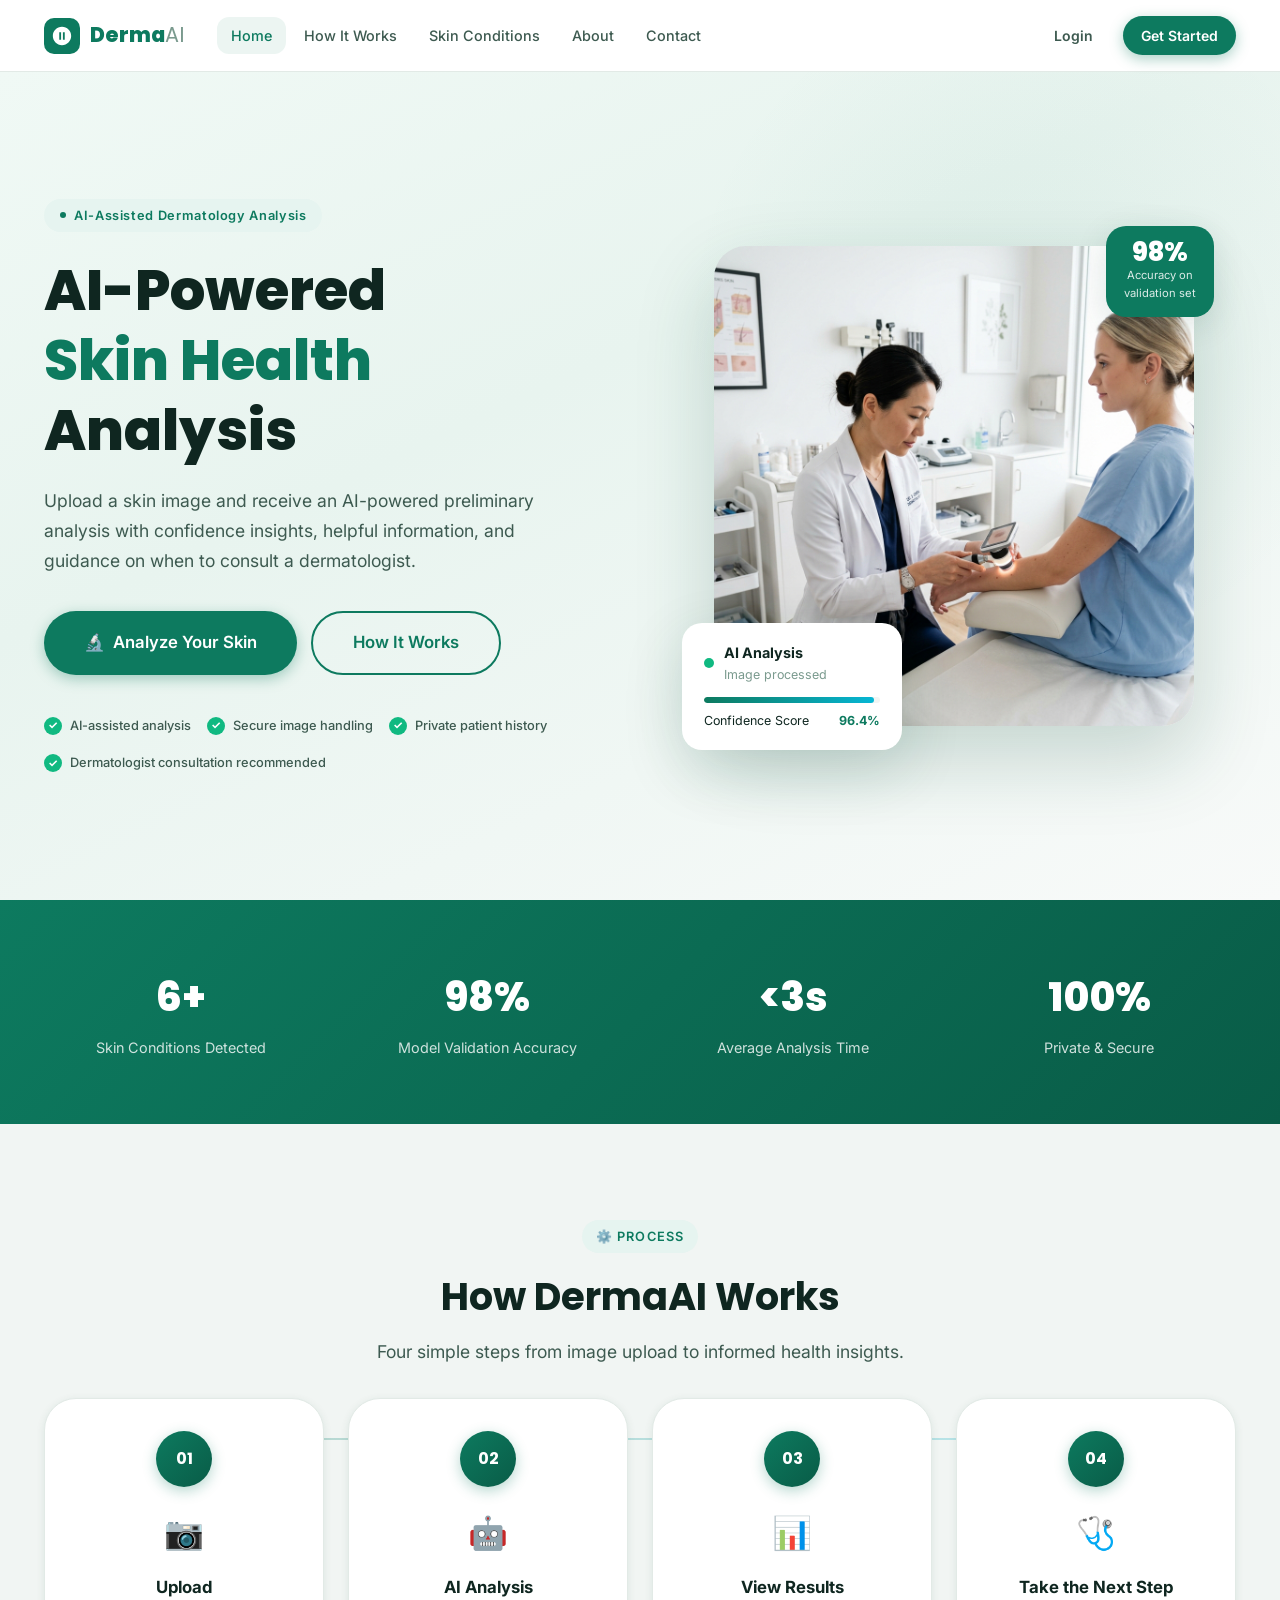
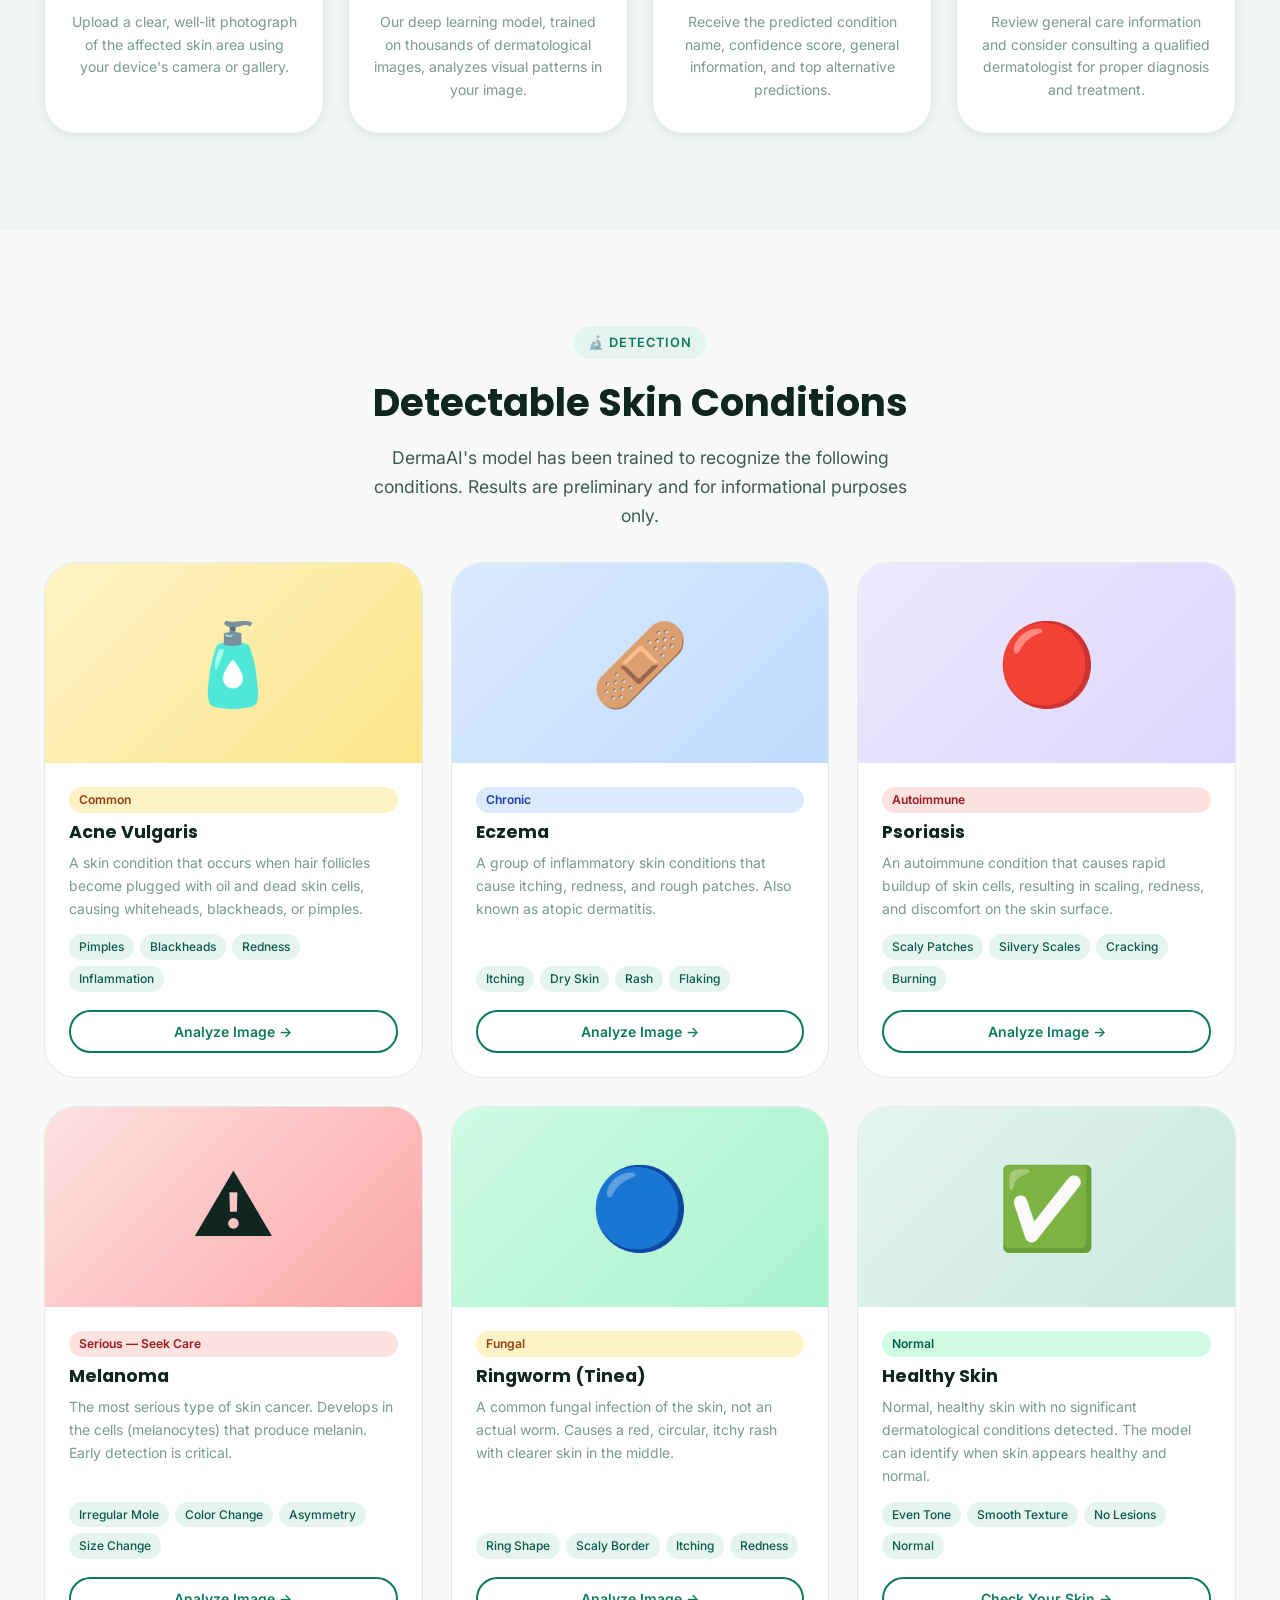
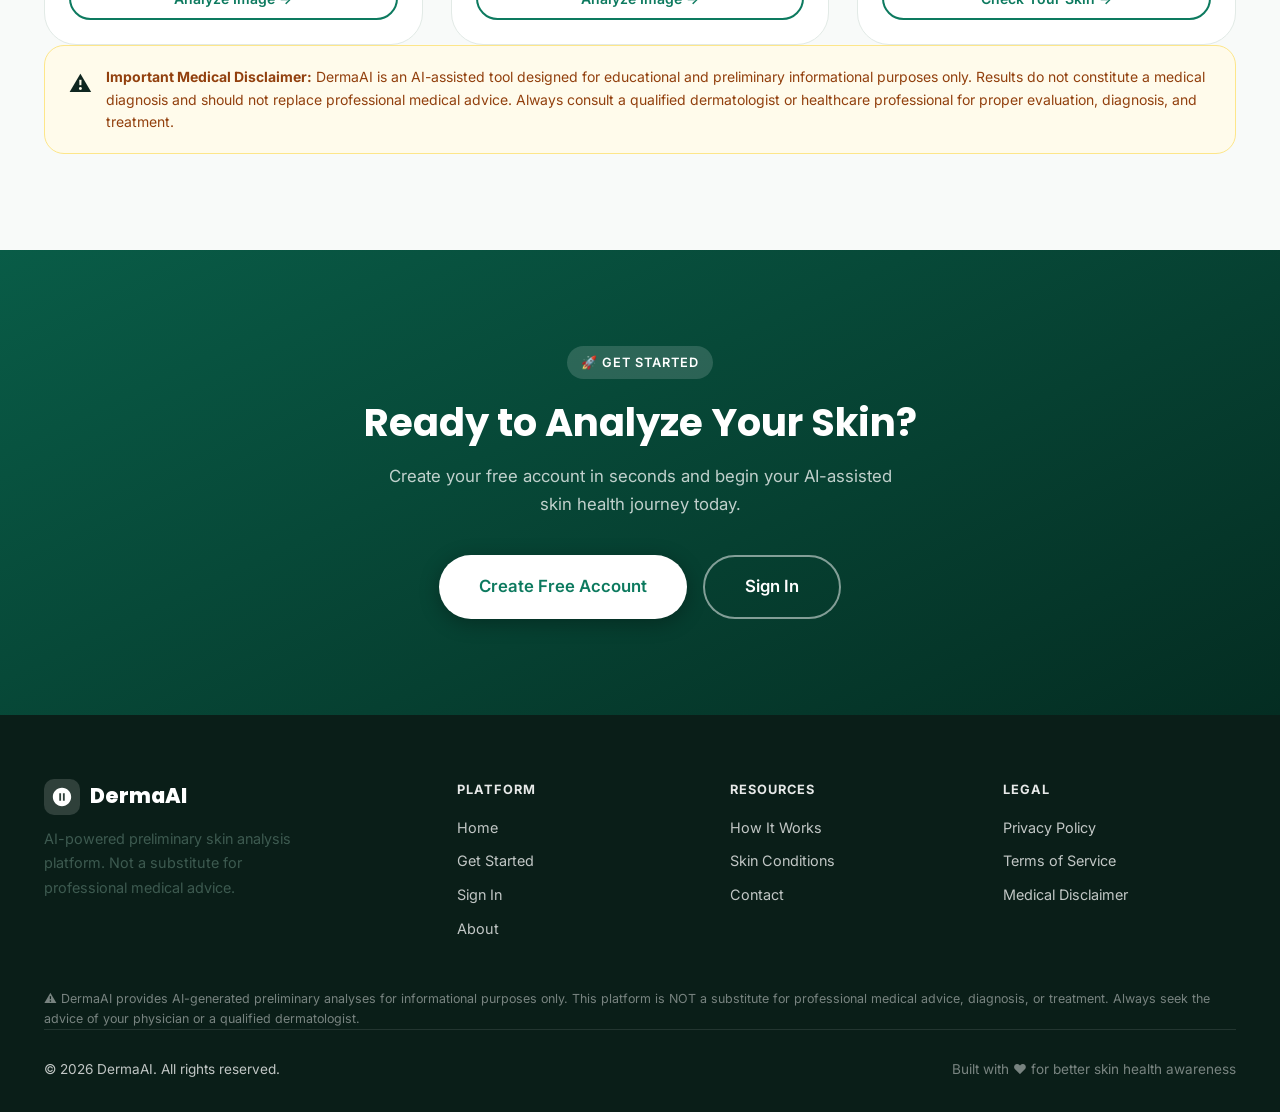
<file: frontend/index.html>
<!DOCTYPE html>
<html lang="en">
<head>
  <meta charset="UTF-8" />
  <meta name="viewport" content="width=device-width, initial-scale=1.0" />
  <title>DermaAI – AI-Powered Skin Disease Detection</title>
  <meta name="description" content="DermaAI uses advanced deep learning to provide preliminary AI-assisted skin analysis. Upload a photo and receive instant insights." />
  <link rel="stylesheet" href="css/main.css" />
  <link rel="stylesheet" href="css/components.css" />
  <link rel="stylesheet" href="css/pages.css" />
</head>
<body>

<!-- ════════════════════════════════════════
  HEADER
═══════════════════════════════════════════ -->
<header class="site-header" id="site-header">
  <div class="header-inner">
    <a href="index.html" class="logo">
      <div class="logo-mark">
        <svg viewBox="0 0 24 24" xmlns="http://www.w3.org/2000/svg"><path d="M12 2C6.48 2 2 6.48 2 12s4.48 10 10 10 10-4.48 10-10S17.52 2 12 2zm-1 14H9V8h2v8zm4 0h-2V8h2v8z"/></svg>
      </div>
      <span>Derma<span style="color:var(--text-muted); font-weight:400">AI</span></span>
    </a>

    <nav class="main-nav">
      <a href="#hero"       class="nav-link active">Home</a>
      <a href="#how-it-works" class="nav-link">How It Works</a>
      <a href="#conditions"   class="nav-link">Skin Conditions</a>
      <a href="about.html"    class="nav-link">About</a>
      <a href="contact.html"  class="nav-link">Contact</a>
    </nav>

    <div class="header-actions">
      <a href="login.html"    class="btn btn-ghost btn-sm">Login</a>
      <a href="register.html" class="btn btn-primary btn-sm">Get Started</a>
    </div>

    <button class="hamburger" id="hamburger" aria-label="Menu">
      <span></span><span></span><span></span>
    </button>
  </div>
</header>

<!-- Mobile Menu -->
<nav class="mobile-menu" id="mobile-menu">
  <a href="#hero"         class="nav-link">Home</a>
  <a href="#how-it-works" class="nav-link">How It Works</a>
  <a href="#conditions"   class="nav-link">Skin Conditions</a>
  <a href="about.html"    class="nav-link">About</a>
  <a href="contact.html"  class="nav-link">Contact</a>
  <hr class="divider" />
  <a href="login.html"    class="btn btn-outline w-full" style="margin-bottom:8px">Login</a>
  <a href="register.html" class="btn btn-primary w-full">Get Started</a>
</nav>

<!-- ════════════════════════════════════════
  HERO
═══════════════════════════════════════════ -->
<section class="hero" id="hero">
  <div class="container">
    <div class="hero-grid">
      <!-- Text -->
      <div class="hero-content">
        <div class="hero-eyebrow">AI-Assisted Dermatology Analysis</div>
        <h1>AI-Powered<br /><span>Skin Health</span> Analysis</h1>
        <p class="hero-sub">
          Upload a skin image and receive an AI-powered preliminary analysis with confidence insights, helpful information, and guidance on when to consult a dermatologist.
        </p>
        <div class="hero-actions">
          <a href="register.html" class="btn btn-primary btn-lg">
            <span>🔬</span> Analyze Your Skin
          </a>
          <a href="#how-it-works" class="btn btn-outline btn-lg">How It Works</a>
        </div>
        <div class="trust-indicators">
          <span class="trust-item">AI-assisted analysis</span>
          <span class="trust-item">Secure image handling</span>
          <span class="trust-item">Private patient history</span>
          <span class="trust-item">Dermatologist consultation recommended</span>
        </div>
      </div>

      <!-- Visual -->
      <div class="hero-visual">
        <div class="hero-image-container">
          <img src="assets/hero_dermatology.png" alt="Dermatology AI Analysis" class="hero-main-image" />

          <!-- Floating analysis card -->
          <div class="hero-ai-card">
            <div class="hero-card-top">
              <div class="hero-card-dot"></div>
              <div>
                <div class="hero-card-title">AI Analysis</div>
                <div class="hero-card-subtitle">Image processed</div>
              </div>
            </div>
            <div class="hero-card-bar">
              <div class="hero-card-fill" style="width:96.4%"></div>
            </div>
            <div class="hero-confidence">
              <span>Confidence Score</span>
              <strong>96.4%</strong>
            </div>
          </div>

          <!-- Top badge -->
          <div class="hero-badge">
            <div class="hero-badge-number">98%</div>
            <div class="hero-badge-label">Accuracy on<br/>validation set</div>
          </div>
        </div>
      </div>
    </div>
  </div>
</section>

<!-- ════════════════════════════════════════
  STATS BAR
═══════════════════════════════════════════ -->
<section class="stats-section">
  <div class="container">
    <div class="stats-grid">
      <div class="reveal">
        <div class="stat-num">6+</div>
        <div class="stat-txt">Skin Conditions Detected</div>
      </div>
      <div class="reveal reveal-delay-1">
        <div class="stat-num">98%</div>
        <div class="stat-txt">Model Validation Accuracy</div>
      </div>
      <div class="reveal reveal-delay-2">
        <div class="stat-num">&lt;3s</div>
        <div class="stat-txt">Average Analysis Time</div>
      </div>
      <div class="reveal reveal-delay-3">
        <div class="stat-num">100%</div>
        <div class="stat-txt">Private &amp; Secure</div>
      </div>
    </div>
  </div>
</section>

<!-- ════════════════════════════════════════
  HOW IT WORKS
═══════════════════════════════════════════ -->
<section class="section" id="how-it-works" style="background:var(--bg-alt)">
  <div class="container">
    <div class="text-center mb-32">
      <div class="section-label" style="display:inline-flex">⚙️ Process</div>
      <h2 class="section-title">How DermaAI Works</h2>
      <p class="section-subtitle" style="margin:0 auto">Four simple steps from image upload to informed health insights.</p>
    </div>

    <div class="steps-grid">
      <div class="step-card reveal">
        <div class="step-number">01</div>
        <div class="step-icon">📷</div>
        <div class="step-title">Upload</div>
        <p class="step-desc">Upload a clear, well-lit photograph of the affected skin area using your device's camera or gallery.</p>
      </div>
      <div class="step-card reveal reveal-delay-1">
        <div class="step-number">02</div>
        <div class="step-icon">🤖</div>
        <div class="step-title">AI Analysis</div>
        <p class="step-desc">Our deep learning model, trained on thousands of dermatological images, analyzes visual patterns in your image.</p>
      </div>
      <div class="step-card reveal reveal-delay-2">
        <div class="step-number">03</div>
        <div class="step-icon">📊</div>
        <div class="step-title">View Results</div>
        <p class="step-desc">Receive the predicted condition name, confidence score, general information, and top alternative predictions.</p>
      </div>
      <div class="step-card reveal reveal-delay-3">
        <div class="step-number">04</div>
        <div class="step-icon">🩺</div>
        <div class="step-title">Take the Next Step</div>
        <p class="step-desc">Review general care information and consider consulting a qualified dermatologist for proper diagnosis and treatment.</p>
      </div>
    </div>
  </div>
</section>

<!-- ════════════════════════════════════════
  SKIN CONDITIONS
═══════════════════════════════════════════ -->
<section class="section" id="conditions">
  <div class="container">
    <div class="text-center mb-32">
      <div class="section-label" style="display:inline-flex">🔬 Detection</div>
      <h2 class="section-title">Detectable Skin Conditions</h2>
      <p class="section-subtitle" style="margin:0 auto">DermaAI's model has been trained to recognize the following conditions. Results are preliminary and for informational purposes only.</p>
    </div>

    <div class="grid-3" id="conditions-grid">

      <!-- Acne -->
      <div class="condition-card reveal">
        <div class="condition-img" style="background:linear-gradient(135deg,#fef3c7,#fde68a); display:flex; align-items:center; justify-content:center; font-size:5rem;">🧴</div>
        <div class="condition-body">
          <div class="badge badge-warning mb-8">Common</div>
          <h3 class="condition-name">Acne Vulgaris</h3>
          <p class="condition-desc">A skin condition that occurs when hair follicles become plugged with oil and dead skin cells, causing whiteheads, blackheads, or pimples.</p>
          <div class="condition-signs">
            <span class="condition-sign">Pimples</span>
            <span class="condition-sign">Blackheads</span>
            <span class="condition-sign">Redness</span>
            <span class="condition-sign">Inflammation</span>
          </div>
          <a href="register.html" class="btn btn-outline btn-sm">Analyze Image →</a>
        </div>
      </div>

      <!-- Eczema -->
      <div class="condition-card reveal reveal-delay-1">
        <div class="condition-img" style="background:linear-gradient(135deg,#dbeafe,#bfdbfe); display:flex; align-items:center; justify-content:center; font-size:5rem;">🩹</div>
        <div class="condition-body">
          <div class="badge badge-info mb-8">Chronic</div>
          <h3 class="condition-name">Eczema</h3>
          <p class="condition-desc">A group of inflammatory skin conditions that cause itching, redness, and rough patches. Also known as atopic dermatitis.</p>
          <div class="condition-signs">
            <span class="condition-sign">Itching</span>
            <span class="condition-sign">Dry Skin</span>
            <span class="condition-sign">Rash</span>
            <span class="condition-sign">Flaking</span>
          </div>
          <a href="register.html" class="btn btn-outline btn-sm">Analyze Image →</a>
        </div>
      </div>

      <!-- Psoriasis -->
      <div class="condition-card reveal reveal-delay-2">
        <div class="condition-img" style="background:linear-gradient(135deg,#ede9fe,#ddd6fe); display:flex; align-items:center; justify-content:center; font-size:5rem;">🔴</div>
        <div class="condition-body">
          <div class="badge badge-danger mb-8">Autoimmune</div>
          <h3 class="condition-name">Psoriasis</h3>
          <p class="condition-desc">An autoimmune condition that causes rapid buildup of skin cells, resulting in scaling, redness, and discomfort on the skin surface.</p>
          <div class="condition-signs">
            <span class="condition-sign">Scaly Patches</span>
            <span class="condition-sign">Silvery Scales</span>
            <span class="condition-sign">Cracking</span>
            <span class="condition-sign">Burning</span>
          </div>
          <a href="register.html" class="btn btn-outline btn-sm">Analyze Image →</a>
        </div>
      </div>

      <!-- Melanoma -->
      <div class="condition-card reveal">
        <div class="condition-img" style="background:linear-gradient(135deg,#fee2e2,#fca5a5); display:flex; align-items:center; justify-content:center; font-size:5rem;">⚠️</div>
        <div class="condition-body">
          <div class="badge badge-danger mb-8">Serious — Seek Care</div>
          <h3 class="condition-name">Melanoma</h3>
          <p class="condition-desc">The most serious type of skin cancer. Develops in the cells (melanocytes) that produce melanin. Early detection is critical.</p>
          <div class="condition-signs">
            <span class="condition-sign">Irregular Mole</span>
            <span class="condition-sign">Color Change</span>
            <span class="condition-sign">Asymmetry</span>
            <span class="condition-sign">Size Change</span>
          </div>
          <a href="register.html" class="btn btn-outline btn-sm">Analyze Image →</a>
        </div>
      </div>

      <!-- Ringworm -->
      <div class="condition-card reveal reveal-delay-1">
        <div class="condition-img" style="background:linear-gradient(135deg,#d1fae5,#a7f3d0); display:flex; align-items:center; justify-content:center; font-size:5rem;">🔵</div>
        <div class="condition-body">
          <div class="badge badge-warning mb-8">Fungal</div>
          <h3 class="condition-name">Ringworm (Tinea)</h3>
          <p class="condition-desc">A common fungal infection of the skin, not an actual worm. Causes a red, circular, itchy rash with clearer skin in the middle.</p>
          <div class="condition-signs">
            <span class="condition-sign">Ring Shape</span>
            <span class="condition-sign">Scaly Border</span>
            <span class="condition-sign">Itching</span>
            <span class="condition-sign">Redness</span>
          </div>
          <a href="register.html" class="btn btn-outline btn-sm">Analyze Image →</a>
        </div>
      </div>

      <!-- Healthy Skin -->
      <div class="condition-card reveal reveal-delay-2">
        <div class="condition-img" style="background:linear-gradient(135deg,#e6f4f0,#c7e9df); display:flex; align-items:center; justify-content:center; font-size:5rem;">✅</div>
        <div class="condition-body">
          <div class="badge badge-success mb-8">Normal</div>
          <h3 class="condition-name">Healthy Skin</h3>
          <p class="condition-desc">Normal, healthy skin with no significant dermatological conditions detected. The model can identify when skin appears healthy and normal.</p>
          <div class="condition-signs">
            <span class="condition-sign">Even Tone</span>
            <span class="condition-sign">Smooth Texture</span>
            <span class="condition-sign">No Lesions</span>
            <span class="condition-sign">Normal</span>
          </div>
          <a href="register.html" class="btn btn-outline btn-sm">Check Your Skin →</a>
        </div>
      </div>

    </div>

    <!-- Disclaimer -->
    <div class="disclaimer-box mt-32">
      <span class="disclaimer-icon">⚠️</span>
      <p class="disclaimer-text">
        <strong>Important Medical Disclaimer:</strong> DermaAI is an AI-assisted tool designed for educational and preliminary informational purposes only. Results do not constitute a medical diagnosis and should not replace professional medical advice. Always consult a qualified dermatologist or healthcare professional for proper evaluation, diagnosis, and treatment.
      </p>
    </div>
  </div>
</section>

<!-- ════════════════════════════════════════
  CTA SECTION
═══════════════════════════════════════════ -->
<section class="section" style="background:linear-gradient(155deg, var(--primary-dark), #042d22); text-align:center;">
  <div class="container">
    <div class="reveal">
      <div class="section-label" style="background:rgba(255,255,255,.15); color:#fff; margin-bottom:20px">🚀 Get Started</div>
      <h2 style="color:#fff; margin-bottom:16px">Ready to Analyze Your Skin?</h2>
      <p style="color:rgba(255,255,255,.75); max-width:520px; margin:0 auto 36px; font-size:1.05rem;">Create your free account in seconds and begin your AI-assisted skin health journey today.</p>
      <div style="display:flex; gap:16px; justify-content:center; flex-wrap:wrap">
        <a href="register.html" class="btn btn-lg" style="background:#fff; color:var(--primary); box-shadow:0 4px 20px rgba(0,0,0,.3)">Create Free Account</a>
        <a href="login.html"    class="btn btn-lg btn-outline" style="border-color:rgba(255,255,255,.5); color:#fff">Sign In</a>
      </div>
    </div>
  </div>
</section>

<!-- ════════════════════════════════════════
  FOOTER
═══════════════════════════════════════════ -->
<footer class="site-footer">
  <div class="container">
    <div class="footer-grid">
      <div>
        <div class="logo footer-logo">
          <div class="logo-mark">
            <svg viewBox="0 0 24 24" xmlns="http://www.w3.org/2000/svg"><path d="M12 2C6.48 2 2 6.48 2 12s4.48 10 10 10 10-4.48 10-10S17.52 2 12 2zm-1 14H9V8h2v8zm4 0h-2V8h2v8z"/></svg>
          </div>
          <span>DermaAI</span>
        </div>
        <p class="footer-desc">AI-powered preliminary skin analysis platform. Not a substitute for professional medical advice.</p>
      </div>
      <div>
        <p class="footer-heading">Platform</p>
        <div class="footer-links">
          <a href="index.html">Home</a>
          <a href="register.html">Get Started</a>
          <a href="login.html">Sign In</a>
          <a href="about.html">About</a>
        </div>
      </div>
      <div>
        <p class="footer-heading">Resources</p>
        <div class="footer-links">
          <a href="#how-it-works">How It Works</a>
          <a href="#conditions">Skin Conditions</a>
          <a href="contact.html">Contact</a>
        </div>
      </div>
      <div>
        <p class="footer-heading">Legal</p>
        <div class="footer-links">
          <a href="#">Privacy Policy</a>
          <a href="#">Terms of Service</a>
          <a href="#">Medical Disclaimer</a>
        </div>
      </div>
    </div>
    <p class="footer-disclaimer">⚠️ DermaAI provides AI-generated preliminary analyses for informational purposes only. This platform is NOT a substitute for professional medical advice, diagnosis, or treatment. Always seek the advice of your physician or a qualified dermatologist.</p>
    <div class="footer-bottom">
      <span>© 2026 DermaAI. All rights reserved.</span>
      <span style="color:rgba(255,255,255,.45)">Built with ❤️ for better skin health awareness</span>
    </div>
  </div>
</footer>

<script src="js/config.js"></script>
<script src="js/main.js"></script>
<script>
  // Sticky header shadow
  window.addEventListener("scroll", () => {
    document.getElementById("site-header").classList.toggle("scrolled", window.scrollY > 16);
  });

  // Mobile menu
  const hamburger = document.getElementById("hamburger");
  const mobileMenu = document.getElementById("mobile-menu");
  hamburger.addEventListener("click", () => {
    hamburger.classList.toggle("open");
    mobileMenu.classList.toggle("open");
  });
  // Close on link click
  mobileMenu.querySelectorAll("a").forEach(a => a.addEventListener("click", () => {
    hamburger.classList.remove("open");
    mobileMenu.classList.remove("open");
  }));

  // Active nav link on scroll
  const sections = document.querySelectorAll("section[id]");
  const navLinks  = document.querySelectorAll(".nav-link");
  window.addEventListener("scroll", () => {
    const scrollY = window.scrollY + 100;
    sections.forEach(sec => {
      if (scrollY >= sec.offsetTop && scrollY < sec.offsetTop + sec.offsetHeight) {
        navLinks.forEach(l => l.classList.remove("active"));
        document.querySelectorAll(`.nav-link[href="#${sec.id}"]`).forEach(l => l.classList.add("active"));
      }
    });
  });
</script>
</body>
</html>
</file>
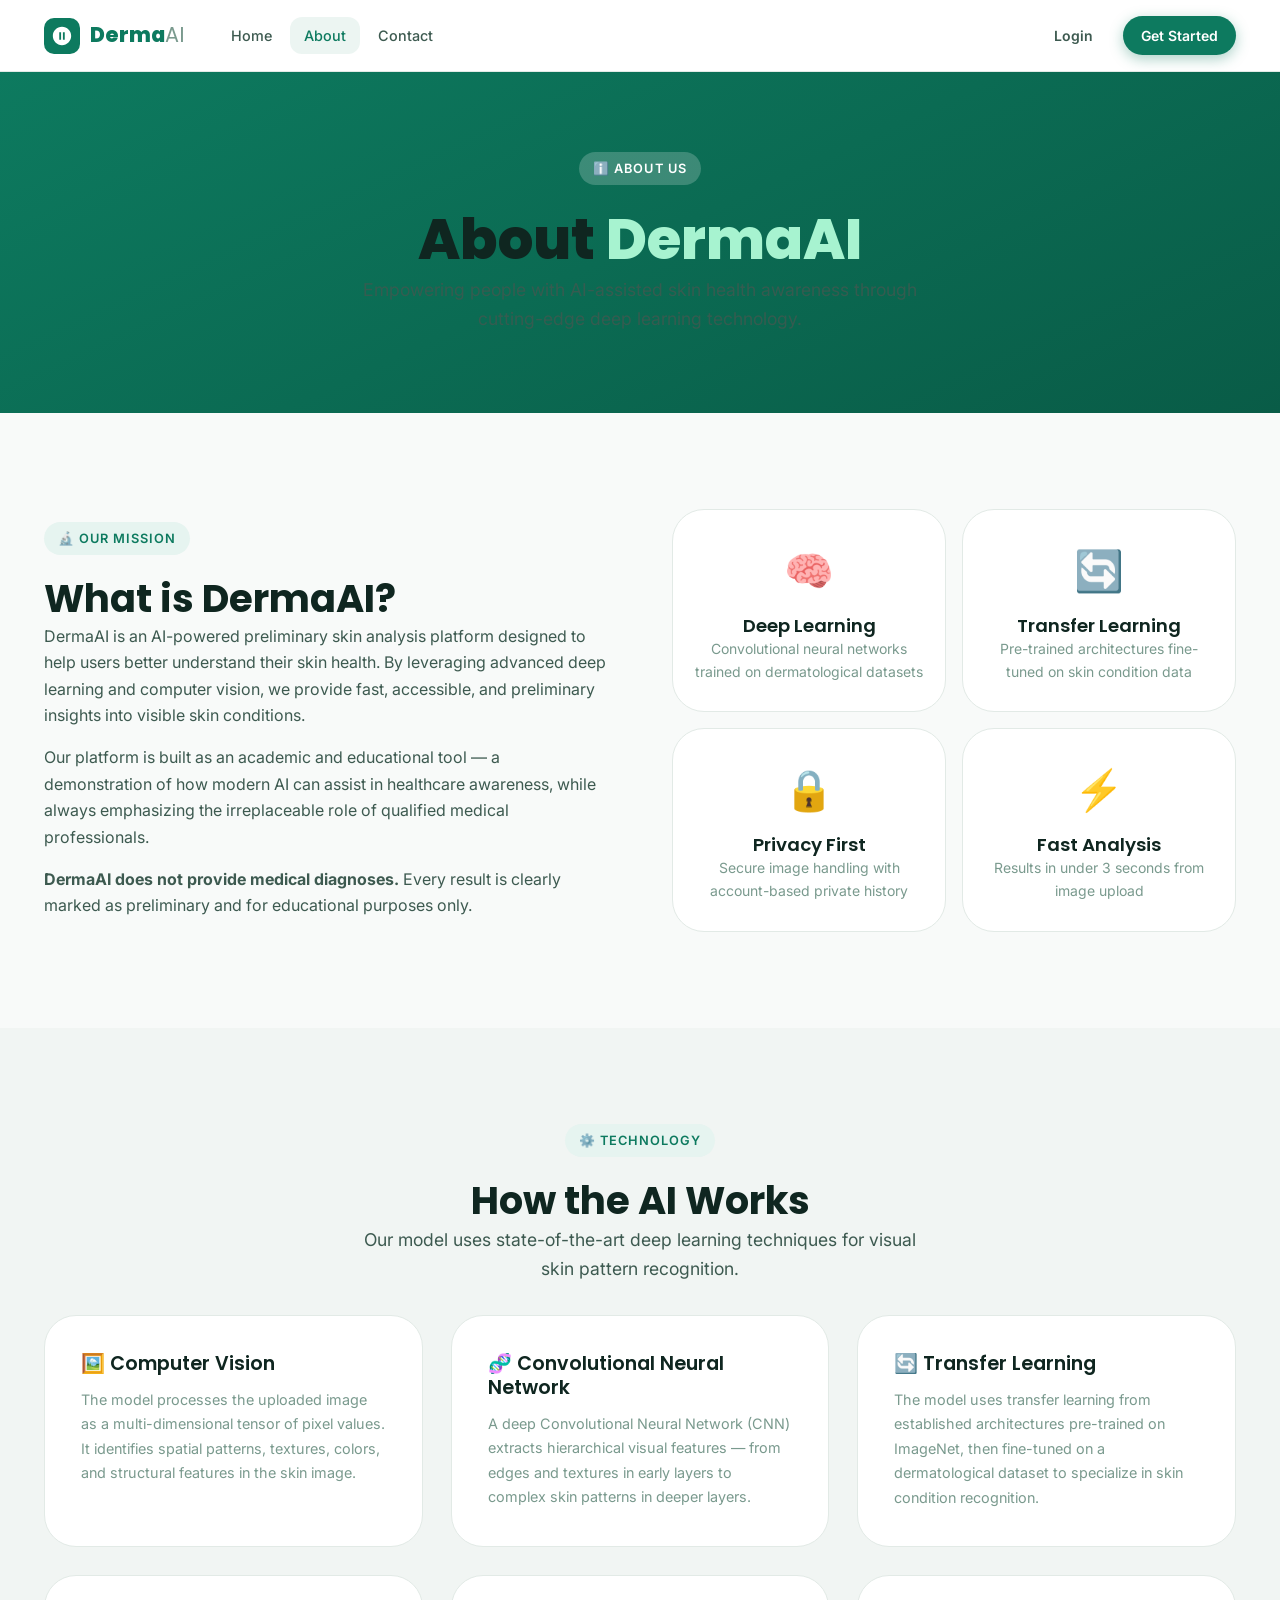
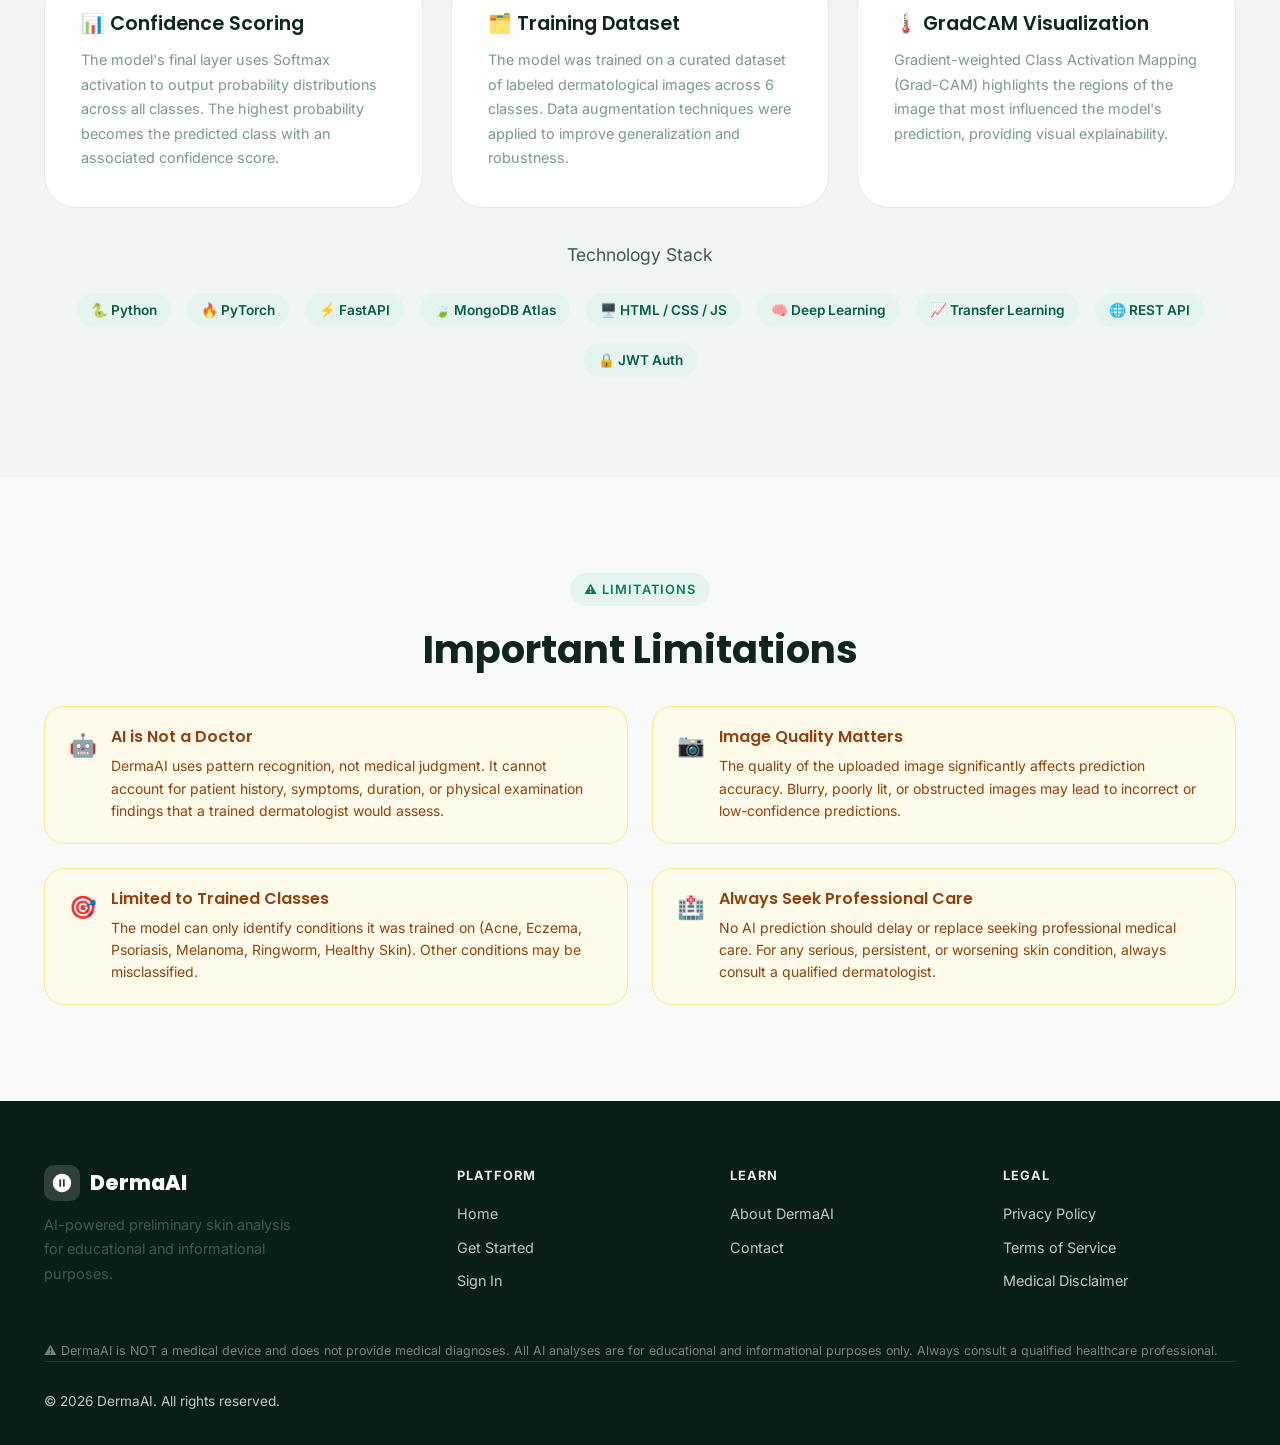
<file: frontend/about.html>
<!DOCTYPE html>
<html lang="en">
<head>
  <meta charset="UTF-8" />
  <meta name="viewport" content="width=device-width, initial-scale=1.0" />
  <title>About DermaAI – AI-Powered Skin Disease Detection</title>
  <meta name="description" content="Learn how DermaAI uses deep learning and transfer learning to provide AI-assisted preliminary skin health analysis." />
  <link rel="stylesheet" href="css/main.css" />
  <link rel="stylesheet" href="css/components.css" />
  <link rel="stylesheet" href="css/pages.css" />
</head>
<body>

<!-- HEADER -->
<header class="site-header" id="site-header">
  <div class="header-inner">
    <a href="index.html" class="logo">
      <div class="logo-mark"><svg viewBox="0 0 24 24"><path d="M12 2C6.48 2 2 6.48 2 12s4.48 10 10 10 10-4.48 10-10S17.52 2 12 2zm-1 14H9V8h2v8zm4 0h-2V8h2v8z"/></svg></div>
      <span>Derma<span style="color:var(--text-muted);font-weight:400">AI</span></span>
    </a>
    <nav class="main-nav">
      <a href="index.html"   class="nav-link">Home</a>
      <a href="about.html"   class="nav-link active">About</a>
      <a href="contact.html" class="nav-link">Contact</a>
    </nav>
    <div class="header-actions">
      <a href="login.html"    class="btn btn-ghost btn-sm">Login</a>
      <a href="register.html" class="btn btn-primary btn-sm">Get Started</a>
    </div>
    <button class="hamburger" id="hamburger"><span></span><span></span><span></span></button>
  </div>
</header>

<nav class="mobile-menu" id="mobile-menu">
  <a href="index.html"   class="nav-link">Home</a>
  <a href="about.html"   class="nav-link">About</a>
  <a href="contact.html" class="nav-link">Contact</a>
  <hr class="divider" />
  <a href="login.html"    class="btn btn-outline w-full mb-8">Login</a>
  <a href="register.html" class="btn btn-primary w-full">Get Started</a>
</nav>

<!-- ABOUT HERO -->
<section class="about-hero">
  <div class="container" style="padding:0 24px">
    <div class="section-label" style="background:rgba(255,255,255,.2); color:#fff; margin-bottom:20px; display:inline-flex">ℹ️ About Us</div>
    <h1>About <span>DermaAI</span></h1>
    <p>Empowering people with AI-assisted skin health awareness through cutting-edge deep learning technology.</p>
  </div>
</section>

<!-- WHAT IS DERMAAI -->
<section class="section">
  <div class="container">
    <div class="grid-2" style="align-items:center; gap:64px">
      <div class="reveal">
        <div class="section-label">🔬 Our Mission</div>
        <h2>What is DermaAI?</h2>
        <p style="margin-bottom:16px">DermaAI is an AI-powered preliminary skin analysis platform designed to help users better understand their skin health. By leveraging advanced deep learning and computer vision, we provide fast, accessible, and preliminary insights into visible skin conditions.</p>
        <p style="margin-bottom:16px">Our platform is built as an academic and educational tool — a demonstration of how modern AI can assist in healthcare awareness, while always emphasizing the irreplaceable role of qualified medical professionals.</p>
        <p><strong>DermaAI does not provide medical diagnoses.</strong> Every result is clearly marked as preliminary and for educational purposes only.</p>
      </div>
      <div class="reveal reveal-delay-1">
        <div style="display:grid; grid-template-columns:1fr 1fr; gap:16px">
          <div class="about-card" style="text-align:center; padding:28px 20px">
            <div style="font-size:2.5rem; margin-bottom:10px">🧠</div>
            <h4>Deep Learning</h4>
            <p style="font-size:.875rem; color:var(--text-muted)">Convolutional neural networks trained on dermatological datasets</p>
          </div>
          <div class="about-card" style="text-align:center; padding:28px 20px">
            <div style="font-size:2.5rem; margin-bottom:10px">🔄</div>
            <h4>Transfer Learning</h4>
            <p style="font-size:.875rem; color:var(--text-muted)">Pre-trained architectures fine-tuned on skin condition data</p>
          </div>
          <div class="about-card" style="text-align:center; padding:28px 20px">
            <div style="font-size:2.5rem; margin-bottom:10px">🔒</div>
            <h4>Privacy First</h4>
            <p style="font-size:.875rem; color:var(--text-muted)">Secure image handling with account-based private history</p>
          </div>
          <div class="about-card" style="text-align:center; padding:28px 20px">
            <div style="font-size:2.5rem; margin-bottom:10px">⚡</div>
            <h4>Fast Analysis</h4>
            <p style="font-size:.875rem; color:var(--text-muted)">Results in under 3 seconds from image upload</p>
          </div>
        </div>
      </div>
    </div>
  </div>
</section>

<!-- TECHNOLOGY -->
<section class="section" style="background:var(--bg-alt)">
  <div class="container">
    <div class="text-center mb-32">
      <div class="section-label" style="display:inline-flex">⚙️ Technology</div>
      <h2>How the AI Works</h2>
      <p class="section-subtitle" style="margin:0 auto">Our model uses state-of-the-art deep learning techniques for visual skin pattern recognition.</p>
    </div>

    <div class="grid-3">
      <div class="about-card reveal">
        <h3>🖼️ Computer Vision</h3>
        <p style="font-size:.9rem; color:var(--text-muted); line-height:1.7">The model processes the uploaded image as a multi-dimensional tensor of pixel values. It identifies spatial patterns, textures, colors, and structural features in the skin image.</p>
      </div>
      <div class="about-card reveal reveal-delay-1">
        <h3>🧬 Convolutional Neural Network</h3>
        <p style="font-size:.9rem; color:var(--text-muted); line-height:1.7">A deep Convolutional Neural Network (CNN) extracts hierarchical visual features — from edges and textures in early layers to complex skin patterns in deeper layers.</p>
      </div>
      <div class="about-card reveal reveal-delay-2">
        <h3>🔄 Transfer Learning</h3>
        <p style="font-size:.9rem; color:var(--text-muted); line-height:1.7">The model uses transfer learning from established architectures pre-trained on ImageNet, then fine-tuned on a dermatological dataset to specialize in skin condition recognition.</p>
      </div>
      <div class="about-card reveal">
        <h3>📊 Confidence Scoring</h3>
        <p style="font-size:.9rem; color:var(--text-muted); line-height:1.7">The model's final layer uses Softmax activation to output probability distributions across all classes. The highest probability becomes the predicted class with an associated confidence score.</p>
      </div>
      <div class="about-card reveal reveal-delay-1">
        <h3>🗂️ Training Dataset</h3>
        <p style="font-size:.9rem; color:var(--text-muted); line-height:1.7">The model was trained on a curated dataset of labeled dermatological images across 6 classes. Data augmentation techniques were applied to improve generalization and robustness.</p>
      </div>
      <div class="about-card reveal reveal-delay-2">
        <h3>🌡️ GradCAM Visualization</h3>
        <p style="font-size:.9rem; color:var(--text-muted); line-height:1.7">Gradient-weighted Class Activation Mapping (Grad-CAM) highlights the regions of the image that most influenced the model's prediction, providing visual explainability.</p>
      </div>
    </div>

    <div style="text-align:center; margin-top:32px">
      <p class="section-subtitle" style="margin:0 auto 20px">Technology Stack</p>
      <div style="display:flex; flex-wrap:wrap; justify-content:center; gap:8px">
        <span class="tech-pill">🐍 Python</span>
        <span class="tech-pill">🔥 PyTorch</span>
        <span class="tech-pill">⚡ FastAPI</span>
        <span class="tech-pill">🍃 MongoDB Atlas</span>
        <span class="tech-pill">🖥️ HTML / CSS / JS</span>
        <span class="tech-pill">🧠 Deep Learning</span>
        <span class="tech-pill">📈 Transfer Learning</span>
        <span class="tech-pill">🌐 REST API</span>
        <span class="tech-pill">🔒 JWT Auth</span>
      </div>
    </div>
  </div>
</section>

<!-- LIMITATIONS -->
<section class="section">
  <div class="container">
    <div class="text-center mb-32">
      <div class="section-label" style="display:inline-flex">⚠️ Limitations</div>
      <h2>Important Limitations</h2>
    </div>
    <div class="grid-2" style="gap:24px">
      <div class="disclaimer-box reveal" style="display:flex">
        <span class="disclaimer-icon">🤖</span>
        <div>
          <h5 style="color:#92400e; margin-bottom:8px">AI is Not a Doctor</h5>
          <p class="disclaimer-text">DermaAI uses pattern recognition, not medical judgment. It cannot account for patient history, symptoms, duration, or physical examination findings that a trained dermatologist would assess.</p>
        </div>
      </div>
      <div class="disclaimer-box reveal reveal-delay-1" style="display:flex">
        <span class="disclaimer-icon">📷</span>
        <div>
          <h5 style="color:#92400e; margin-bottom:8px">Image Quality Matters</h5>
          <p class="disclaimer-text">The quality of the uploaded image significantly affects prediction accuracy. Blurry, poorly lit, or obstructed images may lead to incorrect or low-confidence predictions.</p>
        </div>
      </div>
      <div class="disclaimer-box reveal" style="display:flex">
        <span class="disclaimer-icon">🎯</span>
        <div>
          <h5 style="color:#92400e; margin-bottom:8px">Limited to Trained Classes</h5>
          <p class="disclaimer-text">The model can only identify conditions it was trained on (Acne, Eczema, Psoriasis, Melanoma, Ringworm, Healthy Skin). Other conditions may be misclassified.</p>
        </div>
      </div>
      <div class="disclaimer-box reveal reveal-delay-1" style="display:flex">
        <span class="disclaimer-icon">🏥</span>
        <div>
          <h5 style="color:#92400e; margin-bottom:8px">Always Seek Professional Care</h5>
          <p class="disclaimer-text">No AI prediction should delay or replace seeking professional medical care. For any serious, persistent, or worsening skin condition, always consult a qualified dermatologist.</p>
        </div>
      </div>
    </div>
  </div>
</section>

<!-- FOOTER -->
<footer class="site-footer">
  <div class="container">
    <div class="footer-grid">
      <div>
        <div class="logo footer-logo">
          <div class="logo-mark"><svg viewBox="0 0 24 24"><path d="M12 2C6.48 2 2 6.48 2 12s4.48 10 10 10 10-4.48 10-10S17.52 2 12 2zm-1 14H9V8h2v8zm4 0h-2V8h2v8z"/></svg></div>
          <span>DermaAI</span>
        </div>
        <p class="footer-desc">AI-powered preliminary skin analysis for educational and informational purposes.</p>
      </div>
      <div>
        <p class="footer-heading">Platform</p>
        <div class="footer-links">
          <a href="index.html">Home</a>
          <a href="register.html">Get Started</a>
          <a href="login.html">Sign In</a>
        </div>
      </div>
      <div>
        <p class="footer-heading">Learn</p>
        <div class="footer-links">
          <a href="about.html">About DermaAI</a>
          <a href="contact.html">Contact</a>
        </div>
      </div>
      <div>
        <p class="footer-heading">Legal</p>
        <div class="footer-links">
          <a href="#">Privacy Policy</a>
          <a href="#">Terms of Service</a>
          <a href="#">Medical Disclaimer</a>
        </div>
      </div>
    </div>
    <p class="footer-disclaimer">⚠️ DermaAI is NOT a medical device and does not provide medical diagnoses. All AI analyses are for educational and informational purposes only. Always consult a qualified healthcare professional.</p>
    <div class="footer-bottom">
      <span>© 2026 DermaAI. All rights reserved.</span>
    </div>
  </div>
</footer>

<script src="js/config.js"></script>
<script src="js/main.js"></script>
<script>
  window.addEventListener("scroll", () => {
    document.getElementById("site-header").classList.toggle("scrolled", window.scrollY > 16);
  });
  document.getElementById("hamburger").addEventListener("click", () => {
    document.getElementById("hamburger").classList.toggle("open");
    document.getElementById("mobile-menu").classList.toggle("open");
  });
</script>
</body>
</html>
</file>
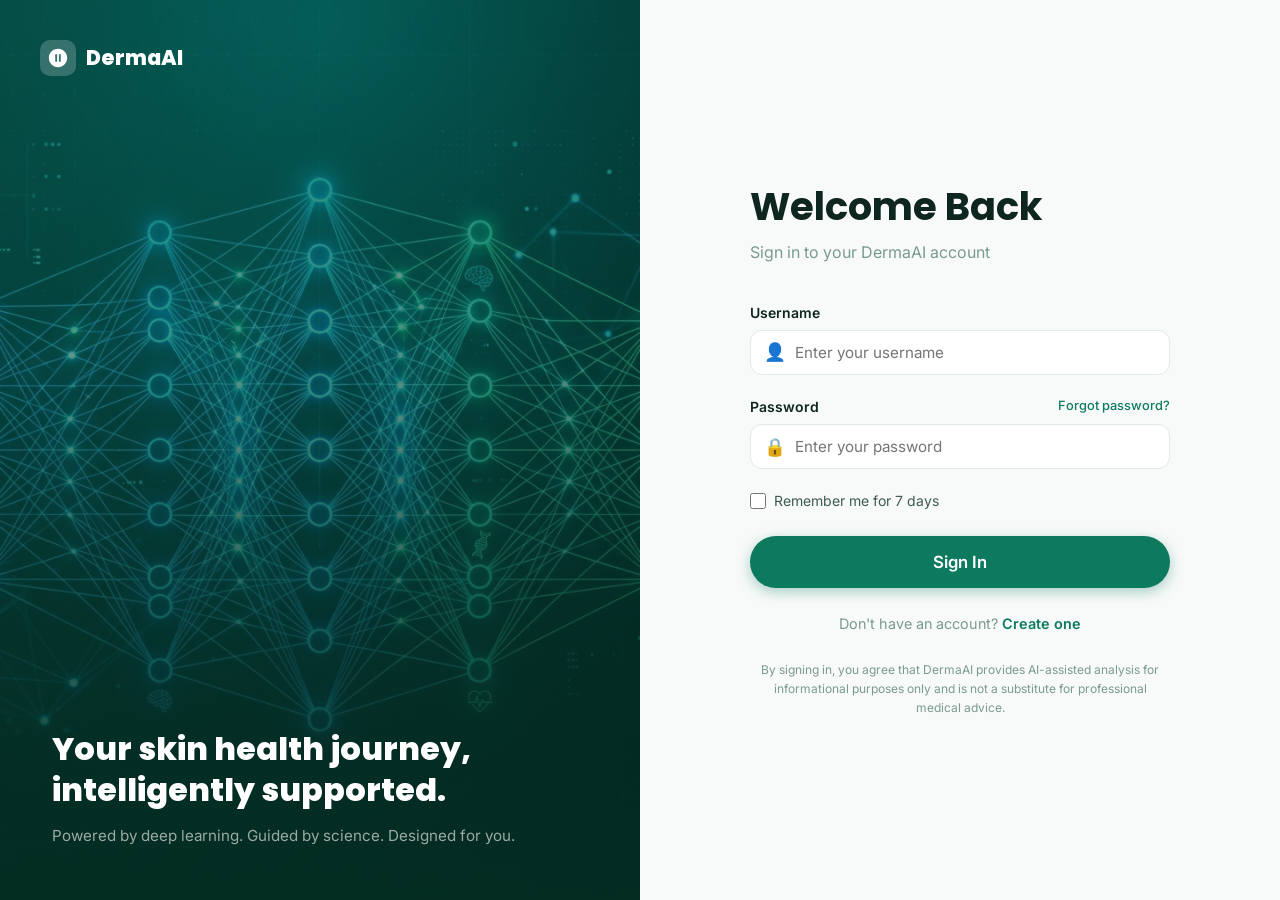
<file: frontend/analyze.html>
<!DOCTYPE html>
<html lang="en">
<head>
  <meta charset="UTF-8" />
  <meta name="viewport" content="width=device-width, initial-scale=1.0" />
  <title>Analyze Skin – DermaAI</title>
  <link rel="stylesheet" href="css/main.css" />
  <link rel="stylesheet" href="css/components.css" />
  <link rel="stylesheet" href="css/pages.css" />
</head>
<body>

<div class="app-layout">

  <!-- SIDEBAR -->
  <aside class="sidebar" id="sidebar">
    <div class="sidebar-logo">
      <a href="index.html" class="logo">
        <div class="logo-mark"><svg viewBox="0 0 24 24"><path d="M12 2C6.48 2 2 6.48 2 12s4.48 10 10 10 10-4.48 10-10S17.52 2 12 2zm-1 14H9V8h2v8zm4 0h-2V8h2v8z"/></svg></div>
        <span>Derma<span style="color:var(--text-muted);font-weight:400">AI</span></span>
      </a>
    </div>
    <nav class="sidebar-nav">
      <p class="sidebar-label">Main Menu</p>
      <a href="dashboard.html" class="sidebar-link"><span class="link-icon">🏠</span> Dashboard</a>
      <a href="analyze.html"   class="sidebar-link active"><span class="link-icon">🔬</span> Analyze Skin</a>
      <a href="history.html"   class="sidebar-link"><span class="link-icon">📋</span> Prediction History</a>
      <a href="profile.html"   class="sidebar-link"><span class="link-icon">👤</span> My Profile</a>
      <p class="sidebar-label" style="margin-top:24px">Support</p>
      <a href="about.html"   class="sidebar-link"><span class="link-icon">ℹ️</span> About</a>
      <a href="contact.html" class="sidebar-link"><span class="link-icon">📬</span> Contact</a>
    </nav>
    <div class="sidebar-bottom">
      <div class="sidebar-user" onclick="Auth.logout()">
        <div class="avatar user-avatar-initial" style="background:var(--primary-light);color:var(--primary)">A</div>
        <div class="sidebar-user-info">
          <div class="sidebar-username user-display-name">Loading…</div>
          <div class="sidebar-role text-muted fs-sm">Sign Out →</div>
        </div>
      </div>
    </div>
  </aside>

  <!-- MAIN -->
  <main class="app-main">
    <div class="app-topbar">
      <div style="display:flex; align-items:center; gap:14px">
        <button class="sidebar-toggle" onclick="document.getElementById('sidebar').classList.toggle('open')">☰</button>
        <div>
          <h4 style="font-size:1rem; font-weight:700">Skin Analysis</h4>
          <p style="font-size:.8rem; color:var(--text-muted)">Upload and analyze your skin image</p>
        </div>
      </div>
      <div class="topbar-actions">
        <a href="history.html" class="btn btn-ghost btn-sm">View History</a>
        <div class="avatar user-avatar-initial" style="background:var(--primary-light);color:var(--primary);cursor:pointer" onclick="window.location='profile.html'">A</div>
      </div>
    </div>

    <div class="app-content">
      <div class="page-title">
        <h2>AI Skin Analysis</h2>
        <p>Upload or capture an image of the affected skin area for AI-assisted preliminary analysis.</p>
      </div>

      <div class="grid-2" style="align-items:start; gap:28px">

        <!-- Upload Area -->
        <div>

          <!-- Upload Zone (default state) -->
          <div id="upload-section">
            <div class="upload-zone" id="drop-zone" role="button" tabindex="0" aria-label="Upload skin image">
              <div class="upload-icon">🖼️</div>
              <p class="upload-text">Drag &amp; Drop your image here</p>
              <p class="upload-hint" style="margin-bottom:20px">or</p>
              <button class="btn btn-primary" onclick="document.getElementById('file-input').click()">Choose Image</button>
              <p class="upload-hint" style="margin-top:16px">Supported: JPG, JPEG, PNG · Max 10MB</p>
              <input type="file" id="file-input" accept="image/jpeg,image/jpg,image/png,image/webp" class="sr-only" />
            </div>

            <div style="text-align:center; margin:16px 0">
              <span style="color:var(--text-muted); font-size:.875rem">or</span>
            </div>

            <button class="btn btn-outline w-full" onclick="startCamera()">
              📸 Use Camera
            </button>
          </div>

          <!-- Camera Section -->
          <div id="camera-section" style="display:none; flex-direction:column; gap:16px">
            <video id="camera-video" autoplay playsinline style="width:100%; border-radius:var(--radius-xl); background:#000; max-height:400px; object-fit:cover"></video>
            <div style="display:flex; gap:12px">
              <button class="btn btn-primary flex-1" onclick="capturePhoto()">📷 Capture</button>
              <button class="btn btn-outline" onclick="stopCamera()">✕ Cancel</button>
            </div>
          </div>

          <!-- Preview Section -->
          <div id="preview-section" style="display:none; flex-direction:column; gap:16px">
            <div style="position:relative; border-radius:var(--radius-xl); overflow:hidden; background:#000">
              <img id="preview-img" src="" alt="Preview" style="width:100%; max-height:420px; object-fit:contain; display:block" />
            </div>
            <div style="display:flex; gap:12px">
              <button class="btn btn-primary flex-1" id="analyze-btn" onclick="analyzeImage()">
                🔬 Analyze Image
              </button>
              <button class="btn btn-outline" onclick="changeImage()">🔄 Change</button>
              <button class="btn btn-ghost" onclick="removeImage()">✕ Remove</button>
            </div>
          </div>

          <!-- Scanning / Processing State -->
          <div id="scanning-section" style="display:none; flex-direction:column; align-items:center; justify-content:center; padding:60px 20px; text-align:center; background:var(--surface); border-radius:var(--radius-xl); border:1px solid var(--border)">
            <div style="position:relative; width:120px; height:120px; margin-bottom:28px">
              <svg width="120" height="120" viewBox="0 0 120 120">
                <circle cx="60" cy="60" r="52" fill="none" stroke="var(--border)" stroke-width="6"/>
                <circle cx="60" cy="60" r="52" fill="none" stroke="var(--primary)" stroke-width="6"
                  stroke-dasharray="327" stroke-dashoffset="327"
                  style="animation: dashProgress 2s ease-in-out infinite alternate; transform-origin:center; transform:rotate(-90deg)"/>
              </svg>
              <div style="position:absolute; inset:0; display:flex; align-items:center; justify-content:center; font-size:2.5rem">🔬</div>
            </div>
            <h3 style="margin-bottom:8px">Analyzing Image…</h3>
            <p style="color:var(--text-muted); max-width:280px">AI model is processing visual features and identifying patterns. This usually takes a few seconds.</p>
            <div style="display:flex; gap:6px; margin-top:24px">
              <div class="skeleton" style="width:8px; height:8px; border-radius:50%; animation: pulse 1s .0s infinite"></div>
              <div class="skeleton" style="width:8px; height:8px; border-radius:50%; animation: pulse 1s .2s infinite"></div>
              <div class="skeleton" style="width:8px; height:8px; border-radius:50%; animation: pulse 1s .4s infinite"></div>
            </div>
          </div>

        </div>

        <!-- Info Panel -->
        <div style="display:flex; flex-direction:column; gap:20px">

          <!-- Requirements -->
          <div class="card">
            <div class="card-header"><h5>📋 Image Requirements</h5></div>
            <div class="card-body" style="padding:20px">
              <ul style="display:flex; flex-direction:column; gap:12px">
                <li style="display:flex; gap:10px">
                  <span style="color:var(--success); flex-shrink:0">✓</span>
                  <div>
                    <div style="font-size:.875rem; font-weight:600">Clear and focused</div>
                    <div style="font-size:.8rem; color:var(--text-muted)">Avoid blurry or partially obstructed images</div>
                  </div>
                </li>
                <li style="display:flex; gap:10px">
                  <span style="color:var(--success); flex-shrink:0">✓</span>
                  <div>
                    <div style="font-size:.875rem; font-weight:600">Good lighting</div>
                    <div style="font-size:.8rem; color:var(--text-muted)">Use natural or bright, even artificial light</div>
                  </div>
                </li>
                <li style="display:flex; gap:10px">
                  <span style="color:var(--success); flex-shrink:0">✓</span>
                  <div>
                    <div style="font-size:.875rem; font-weight:600">Affected area visible</div>
                    <div style="font-size:.8rem; color:var(--text-muted)">Center the skin condition in the frame</div>
                  </div>
                </li>
                <li style="display:flex; gap:10px">
                  <span style="color:var(--success); flex-shrink:0">✓</span>
                  <div>
                    <div style="font-size:.875rem; font-weight:600">Supported formats</div>
                    <div style="font-size:.8rem; color:var(--text-muted)">JPG, JPEG, PNG, WebP — max 10 MB</div>
                  </div>
                </li>
              </ul>
            </div>
          </div>

          <!-- Privacy Notice -->
          <div class="card">
            <div class="card-header"><h5>🔒 Privacy &amp; Security</h5></div>
            <div class="card-body" style="padding:20px">
              <ul style="display:flex; flex-direction:column; gap:10px">
                <li style="display:flex; gap:10px; font-size:.875rem; color:var(--text-secondary)">
                  <span style="color:var(--primary)">🛡️</span> Images are processed securely on our server
                </li>
                <li style="display:flex; gap:10px; font-size:.875rem; color:var(--text-secondary)">
                  <span style="color:var(--primary)">👤</span> Your images are linked only to your account
                </li>
                <li style="display:flex; gap:10px; font-size:.875rem; color:var(--text-secondary)">
                  <span style="color:var(--primary)">🔐</span> Secure HTTPS transmission
                </li>
                <li style="display:flex; gap:10px; font-size:.875rem; color:var(--text-secondary)">
                  <span style="color:var(--primary)">📁</span> Images stored securely and accessible only to you
                </li>
              </ul>
            </div>
          </div>

          <!-- Disclaimer -->
          <div class="disclaimer-box">
            <span class="disclaimer-icon">⚠️</span>
            <p class="disclaimer-text">
              <strong>Important:</strong> AI analysis results are preliminary and for informational purposes only. Always consult a qualified dermatologist for proper medical evaluation.
            </p>
          </div>

        </div>
      </div>
    </div>
  </main>
</div>

<style>
@keyframes dashProgress {
  from { stroke-dashoffset: 327; }
  to   { stroke-dashoffset: 60; }
}
</style>
<script src="js/config.js"></script>
<script src="js/main.js"></script>
<script src="js/auth.js"></script>
<script src="js/api.js"></script>
<script src="js/analyze.js"></script>
</body>
</html>
</file>
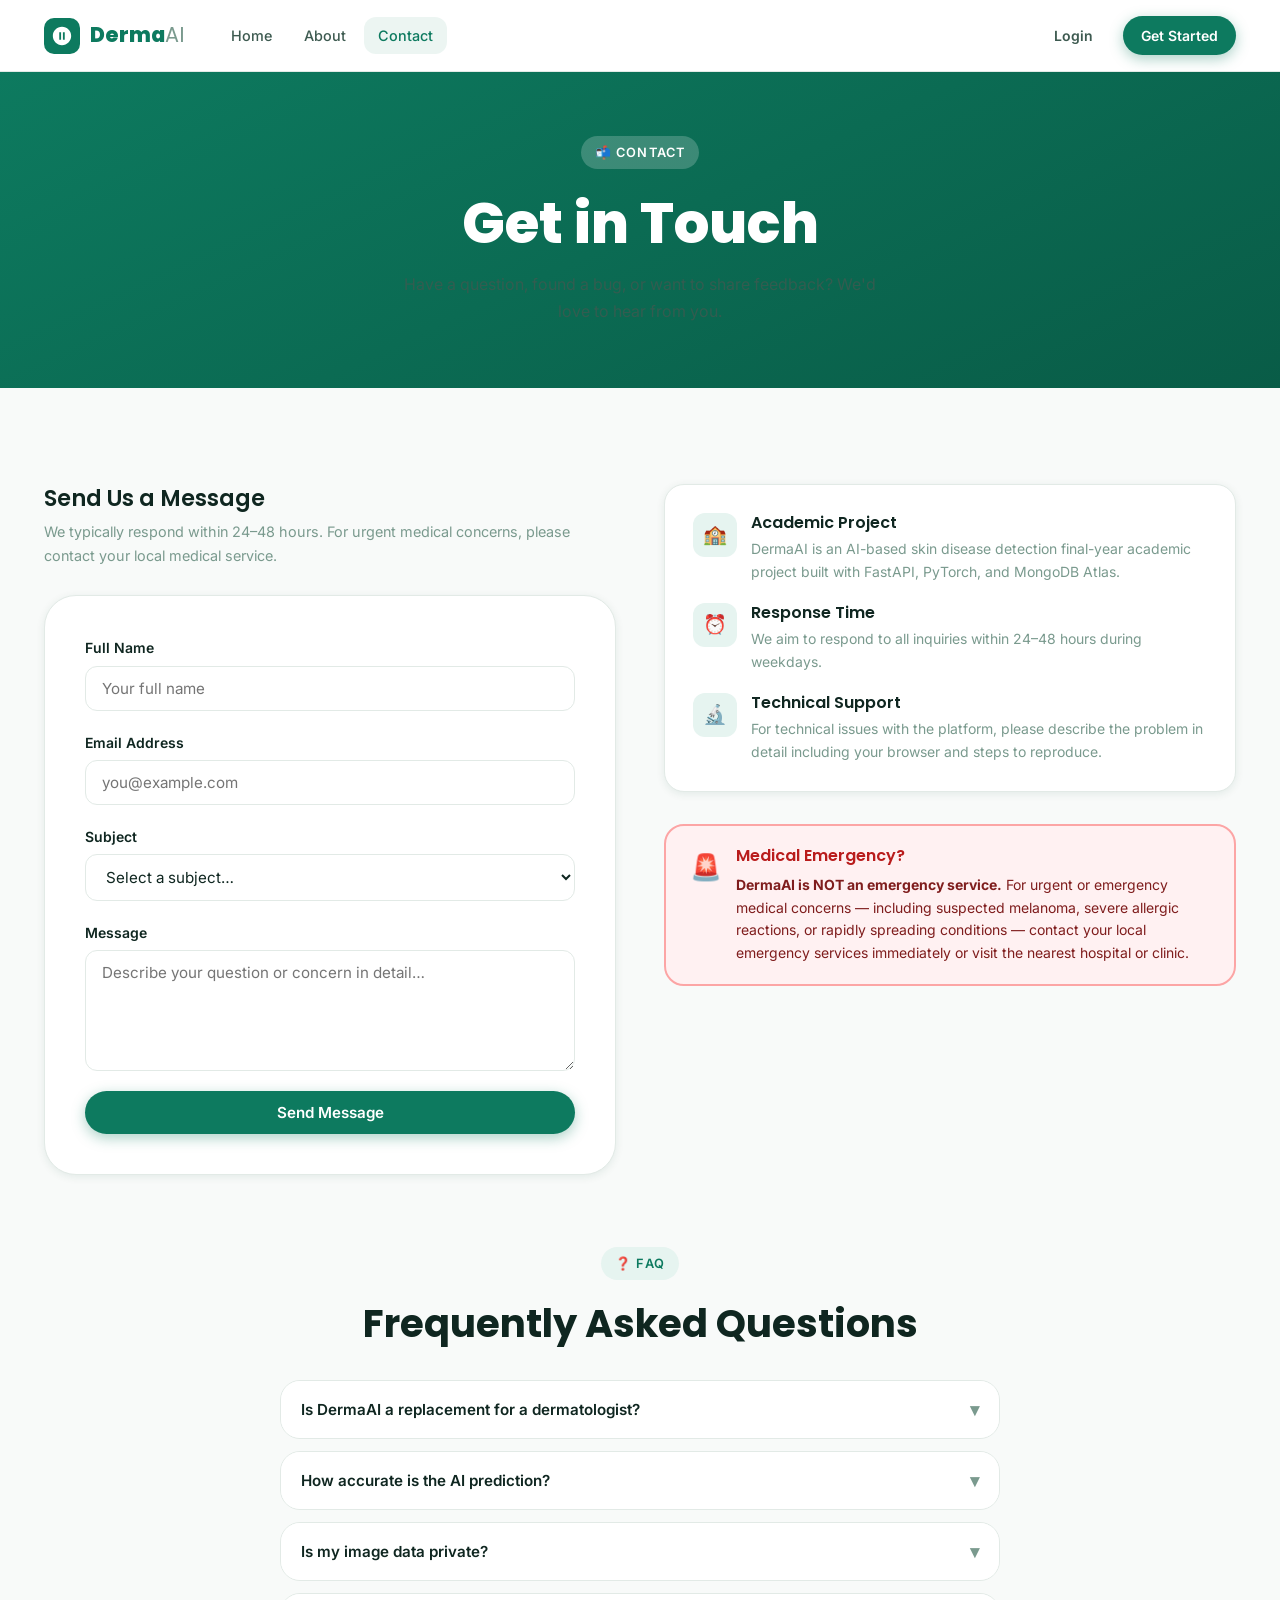
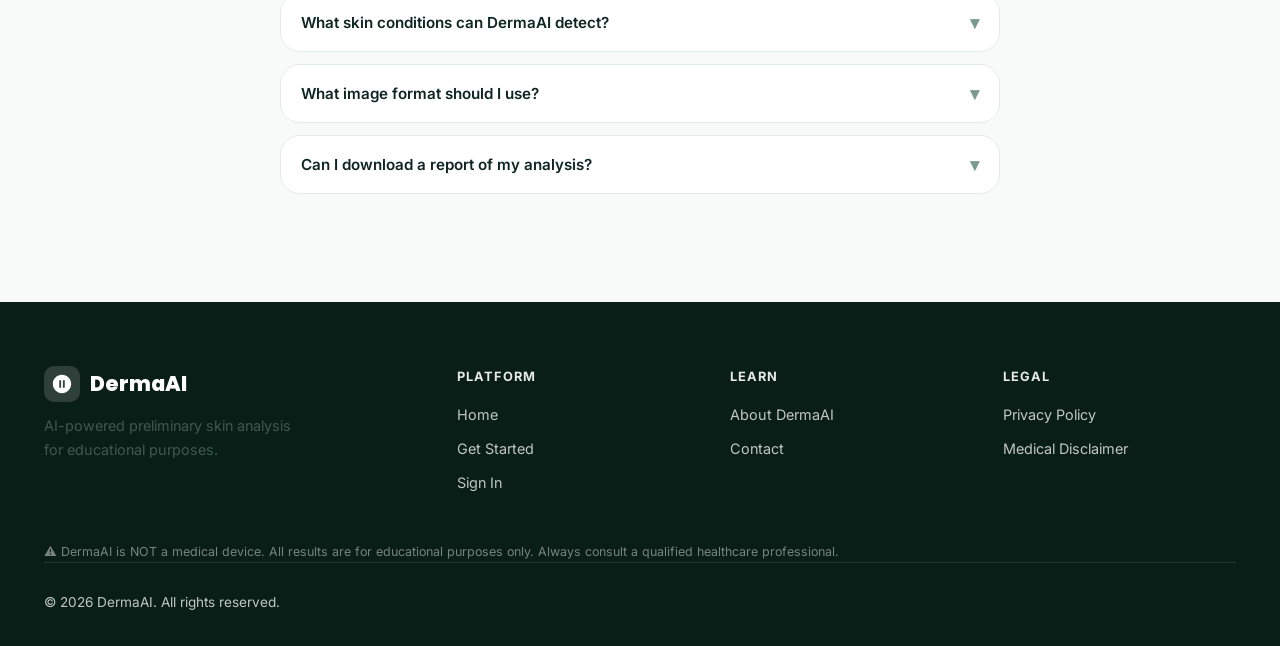
<file: frontend/contact.html>
<!DOCTYPE html>
<html lang="en">
<head>
  <meta charset="UTF-8" />
  <meta name="viewport" content="width=device-width, initial-scale=1.0" />
  <title>Contact – DermaAI</title>
  <meta name="description" content="Get in touch with the DermaAI team or browse our frequently asked questions." />
  <link rel="stylesheet" href="css/main.css" />
  <link rel="stylesheet" href="css/components.css" />
  <link rel="stylesheet" href="css/pages.css" />
</head>
<body>

<!-- HEADER -->
<header class="site-header" id="site-header">
  <div class="header-inner">
    <a href="index.html" class="logo">
      <div class="logo-mark"><svg viewBox="0 0 24 24"><path d="M12 2C6.48 2 2 6.48 2 12s4.48 10 10 10 10-4.48 10-10S17.52 2 12 2zm-1 14H9V8h2v8zm4 0h-2V8h2v8z"/></svg></div>
      <span>Derma<span style="color:var(--text-muted);font-weight:400">AI</span></span>
    </a>
    <nav class="main-nav">
      <a href="index.html"   class="nav-link">Home</a>
      <a href="about.html"   class="nav-link">About</a>
      <a href="contact.html" class="nav-link active">Contact</a>
    </nav>
    <div class="header-actions">
      <a href="login.html"    class="btn btn-ghost btn-sm">Login</a>
      <a href="register.html" class="btn btn-primary btn-sm">Get Started</a>
    </div>
    <button class="hamburger" id="hamburger"><span></span><span></span><span></span></button>
  </div>
</header>
<nav class="mobile-menu" id="mobile-menu">
  <a href="index.html"   class="nav-link">Home</a>
  <a href="about.html"   class="nav-link">About</a>
  <a href="contact.html" class="nav-link">Contact</a>
  <hr class="divider" />
  <a href="login.html"    class="btn btn-outline w-full mb-8">Login</a>
  <a href="register.html" class="btn btn-primary w-full">Get Started</a>
</nav>

<!-- HERO -->
<section style="background:linear-gradient(155deg,var(--primary),var(--primary-dark)); padding:64px 0; text-align:center; color:#fff">
  <div class="container">
    <div class="section-label" style="background:rgba(255,255,255,.2); color:#fff; margin-bottom:20px; display:inline-flex">📬 Contact</div>
    <h1 style="color:#fff; margin-bottom:12px">Get in Touch</h1>
    <p style="opacity:.8; max-width:480px; margin:0 auto">Have a question, found a bug, or want to share feedback? We'd love to hear from you.</p>
  </div>
</section>

<!-- MAIN CONTENT -->
<section class="section">
  <div class="container">
    <div class="grid-2" style="gap:48px; align-items:start">

      <!-- Contact Form -->
      <div class="reveal">
        <h3 style="margin-bottom:8px">Send Us a Message</h3>
        <p style="color:var(--text-muted); margin-bottom:28px; font-size:.9rem">We typically respond within 24–48 hours. For urgent medical concerns, please contact your local medical service.</p>

        <div class="contact-form-card">
          <form id="contact-form" novalidate>
            <div class="form-group">
              <label class="form-label" for="contact-name">Full Name</label>
              <input type="text" id="contact-name" class="form-control" placeholder="Your full name" required />
              <span class="field-error" id="contact-name-error"></span>
            </div>
            <div class="form-group">
              <label class="form-label" for="contact-email">Email Address</label>
              <input type="email" id="contact-email" class="form-control" placeholder="you@example.com" required />
              <span class="field-error" id="contact-email-error"></span>
            </div>
            <div class="form-group">
              <label class="form-label" for="contact-subject">Subject</label>
              <select id="contact-subject" class="form-control">
                <option value="">Select a subject…</option>
                <option value="general">General Inquiry</option>
                <option value="technical">Technical Issue</option>
                <option value="feedback">Feedback & Suggestions</option>
                <option value="academic">Academic / Research</option>
                <option value="other">Other</option>
              </select>
            </div>
            <div class="form-group">
              <label class="form-label" for="contact-message">Message</label>
              <textarea id="contact-message" class="form-control" rows="5" placeholder="Describe your question or concern in detail…" required style="resize:vertical"></textarea>
              <span class="field-error" id="contact-message-error"></span>
            </div>
            <button type="submit" class="btn btn-primary w-full" id="contact-btn">Send Message</button>
          </form>
        </div>
      </div>

      <!-- Right Column -->
      <div class="reveal reveal-delay-1">

        <!-- Contact Info -->
        <div class="card mb-24">
          <div class="card-body" style="padding:28px; display:flex; flex-direction:column; gap:20px">
            <div style="display:flex; gap:14px; align-items:flex-start">
              <div style="width:44px; height:44px; background:var(--primary-light); border-radius:var(--radius); display:flex; align-items:center; justify-content:center; font-size:1.2rem; flex-shrink:0">🏫</div>
              <div>
                <h5 style="margin-bottom:4px">Academic Project</h5>
                <p style="font-size:.875rem; color:var(--text-muted)">DermaAI is an AI-based skin disease detection final-year academic project built with FastAPI, PyTorch, and MongoDB Atlas.</p>
              </div>
            </div>
            <div style="display:flex; gap:14px; align-items:flex-start">
              <div style="width:44px; height:44px; background:var(--primary-light); border-radius:var(--radius); display:flex; align-items:center; justify-content:center; font-size:1.2rem; flex-shrink:0">⏰</div>
              <div>
                <h5 style="margin-bottom:4px">Response Time</h5>
                <p style="font-size:.875rem; color:var(--text-muted)">We aim to respond to all inquiries within 24–48 hours during weekdays.</p>
              </div>
            </div>
            <div style="display:flex; gap:14px; align-items:flex-start">
              <div style="width:44px; height:44px; background:var(--primary-light); border-radius:var(--radius); display:flex; align-items:center; justify-content:center; font-size:1.2rem; flex-shrink:0">🔬</div>
              <div>
                <h5 style="margin-bottom:4px">Technical Support</h5>
                <p style="font-size:.875rem; color:var(--text-muted)">For technical issues with the platform, please describe the problem in detail including your browser and steps to reproduce.</p>
              </div>
            </div>
          </div>
        </div>

        <!-- Emergency Alert -->
        <div class="emergency-alert">
          <span class="emergency-icon">🚨</span>
          <div>
            <h5 style="color:#b91c1c; margin-bottom:8px">Medical Emergency?</h5>
            <p style="font-size:.875rem; color:#7f1d1d; line-height:1.6">
              <strong>DermaAI is NOT an emergency service.</strong> For urgent or emergency medical concerns — including suspected melanoma, severe allergic reactions, or rapidly spreading conditions — contact your local emergency services immediately or visit the nearest hospital or clinic.
            </p>
          </div>
        </div>

      </div>
    </div>

    <!-- FAQ -->
    <div style="margin-top:72px">
      <div class="text-center mb-32">
        <div class="section-label" style="display:inline-flex">❓ FAQ</div>
        <h2>Frequently Asked Questions</h2>
      </div>

      <div style="max-width:720px; margin:0 auto">
        <div class="faq-item">
          <button class="faq-question" onclick="toggleFaq(this)">
            Is DermaAI a replacement for a dermatologist?
            <span class="faq-arrow">▾</span>
          </button>
          <div class="faq-answer">No. DermaAI is an AI-powered educational tool that provides preliminary insights into visible skin conditions based on image analysis. It is absolutely not a replacement for a qualified dermatologist or healthcare professional. Always seek professional medical advice for any skin concern.</div>
        </div>
        <div class="faq-item">
          <button class="faq-question" onclick="toggleFaq(this)">
            How accurate is the AI prediction?
            <span class="faq-arrow">▾</span>
          </button>
          <div class="faq-answer">The model was trained on a curated dermatological dataset and achieves high accuracy on its validation set. However, real-world accuracy depends heavily on image quality, lighting, skin tone, and whether the condition matches one of the 6 trained classes. Always treat results as preliminary.</div>
        </div>
        <div class="faq-item">
          <button class="faq-question" onclick="toggleFaq(this)">
            Is my image data private?
            <span class="faq-arrow">▾</span>
          </button>
          <div class="faq-answer">Yes. Your uploaded images and analysis results are stored securely and are accessible only through your authenticated account. We do not share your data with third parties. Images are stored on the server associated with your user account only.</div>
        </div>
        <div class="faq-item">
          <button class="faq-question" onclick="toggleFaq(this)">
            What skin conditions can DermaAI detect?
            <span class="faq-arrow">▾</span>
          </button>
          <div class="faq-answer">DermaAI's model is trained to identify 6 classes: Acne, Eczema, Psoriasis, Melanoma, Ringworm, and Healthy Skin. It cannot reliably identify conditions outside these categories.</div>
        </div>
        <div class="faq-item">
          <button class="faq-question" onclick="toggleFaq(this)">
            What image format should I use?
            <span class="faq-arrow">▾</span>
          </button>
          <div class="faq-answer">DermaAI accepts JPG, JPEG, PNG, and WebP images up to 10 MB. For best results, use a well-lit, clear, focused photograph of the affected skin area with the condition centered in the frame.</div>
        </div>
        <div class="faq-item">
          <button class="faq-question" onclick="toggleFaq(this)">
            Can I download a report of my analysis?
            <span class="faq-arrow">▾</span>
          </button>
          <div class="faq-answer">Yes! After receiving your AI analysis result, you can download a professionally formatted PDF report containing your image, the predicted condition, confidence score, general information, and an important medical disclaimer. The report includes a reminder to consult a dermatologist.</div>
        </div>
      </div>
    </div>
  </div>
</section>

<!-- FOOTER -->
<footer class="site-footer">
  <div class="container">
    <div class="footer-grid">
      <div>
        <div class="logo footer-logo">
          <div class="logo-mark"><svg viewBox="0 0 24 24"><path d="M12 2C6.48 2 2 6.48 2 12s4.48 10 10 10 10-4.48 10-10S17.52 2 12 2zm-1 14H9V8h2v8zm4 0h-2V8h2v8z"/></svg></div>
          <span>DermaAI</span>
        </div>
        <p class="footer-desc">AI-powered preliminary skin analysis for educational purposes.</p>
      </div>
      <div>
        <p class="footer-heading">Platform</p>
        <div class="footer-links">
          <a href="index.html">Home</a>
          <a href="register.html">Get Started</a>
          <a href="login.html">Sign In</a>
        </div>
      </div>
      <div>
        <p class="footer-heading">Learn</p>
        <div class="footer-links">
          <a href="about.html">About DermaAI</a>
          <a href="contact.html">Contact</a>
        </div>
      </div>
      <div>
        <p class="footer-heading">Legal</p>
        <div class="footer-links">
          <a href="#">Privacy Policy</a>
          <a href="#">Medical Disclaimer</a>
        </div>
      </div>
    </div>
    <p class="footer-disclaimer">⚠️ DermaAI is NOT a medical device. All results are for educational purposes only. Always consult a qualified healthcare professional.</p>
    <div class="footer-bottom">
      <span>© 2026 DermaAI. All rights reserved.</span>
    </div>
  </div>
</footer>

<script src="js/config.js"></script>
<script src="js/main.js"></script>
<script>
  window.addEventListener("scroll", () => {
    document.getElementById("site-header").classList.toggle("scrolled", window.scrollY > 16);
  });
  document.getElementById("hamburger").addEventListener("click", () => {
    document.getElementById("hamburger").classList.toggle("open");
    document.getElementById("mobile-menu").classList.toggle("open");
  });

  function toggleFaq(btn) {
    const answer = btn.nextElementSibling;
    btn.classList.toggle("open");
    answer.classList.toggle("open");
  }

  document.getElementById("contact-form").addEventListener("submit", (e) => {
    e.preventDefault();
    clearAllErrors();
    const name    = document.getElementById("contact-name").value.trim();
    const email   = document.getElementById("contact-email").value.trim();
    const message = document.getElementById("contact-message").value.trim();
    let valid = true;
    if (!name)    { setFieldError("contact-name", "Name is required."); valid = false; }
    if (!email || !/^[^\s@]+@[^\s@]+\.[^\s@]+$/.test(email)) { setFieldError("contact-email", "Valid email required."); valid = false; }
    if (!message) { setFieldError("contact-message", "Please enter a message."); valid = false; }
    if (!valid) return;
    const btn = document.getElementById("contact-btn");
    setButtonLoading(btn, true, "Sending…");
    setTimeout(() => {
      setButtonLoading(btn, false);
      document.getElementById("contact-form").reset();
      showToast("Message received! We'll get back to you shortly. 🙏", "success", 5000);
    }, 1400);
  });
</script>
</body>
</html>
</file>
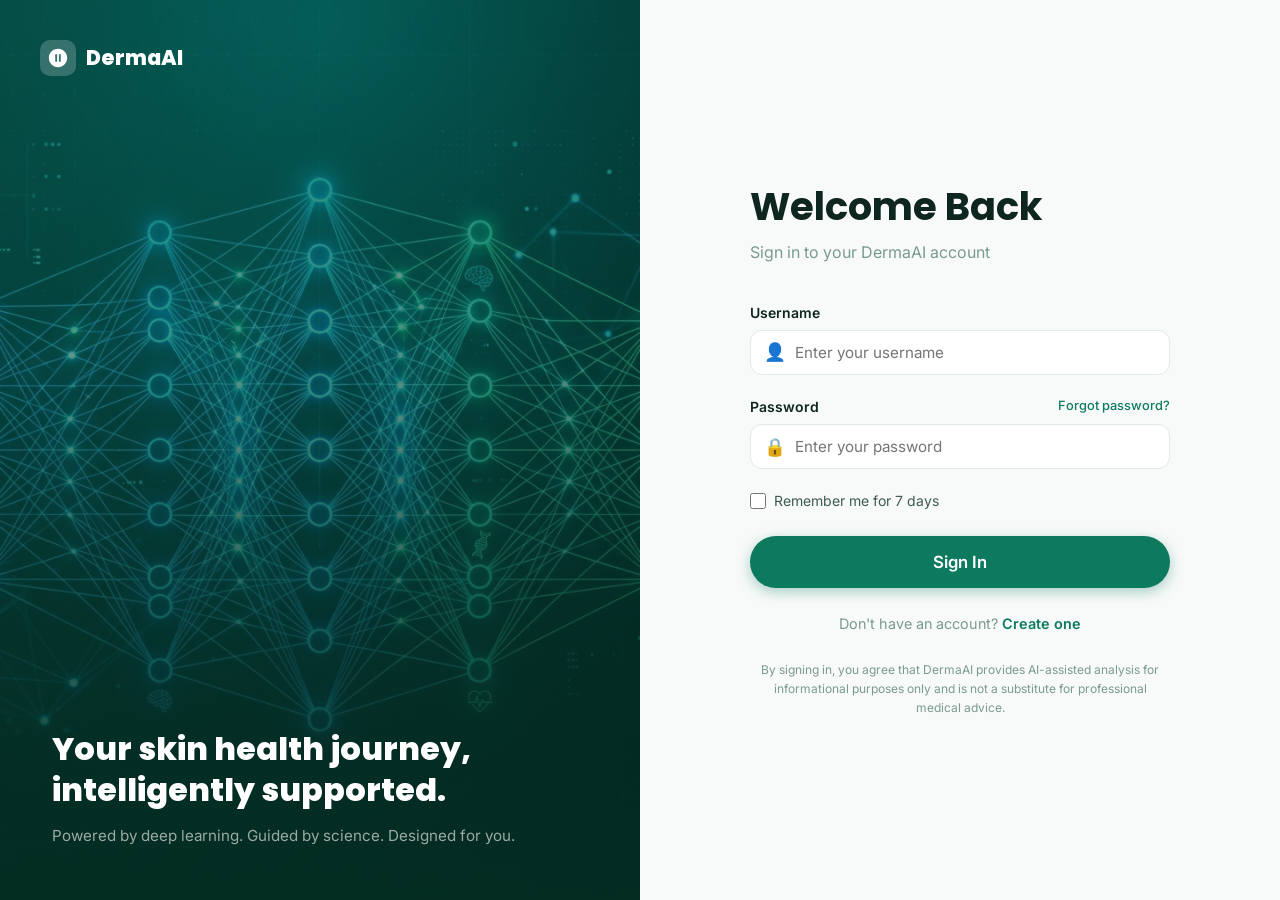
<file: frontend/dashboard.html>
<!DOCTYPE html>
<html lang="en">
<head>
  <meta charset="UTF-8" />
  <meta name="viewport" content="width=device-width, initial-scale=1.0" />
  <title>Dashboard – DermaAI</title>
  <link rel="stylesheet" href="css/main.css" />
  <link rel="stylesheet" href="css/components.css" />
  <link rel="stylesheet" href="css/pages.css" />
</head>
<body>

<div class="app-layout">

  <!-- ════════════ SIDEBAR ════════════ -->
  <aside class="sidebar" id="sidebar">
    <div class="sidebar-logo">
      <a href="index.html" class="logo">
        <div class="logo-mark">
          <svg viewBox="0 0 24 24"><path d="M12 2C6.48 2 2 6.48 2 12s4.48 10 10 10 10-4.48 10-10S17.52 2 12 2zm-1 14H9V8h2v8zm4 0h-2V8h2v8z"/></svg>
        </div>
        <span>Derma<span style="color:var(--text-muted);font-weight:400">AI</span></span>
      </a>
    </div>
    <nav class="sidebar-nav">
      <p class="sidebar-label">Main Menu</p>
      <a href="dashboard.html" class="sidebar-link active"><span class="link-icon">🏠</span> Dashboard</a>
      <a href="analyze.html"   class="sidebar-link"><span class="link-icon">🔬</span> Analyze Skin</a>
      <a href="history.html"   class="sidebar-link"><span class="link-icon">📋</span> Prediction History</a>
      <a href="profile.html"   class="sidebar-link"><span class="link-icon">👤</span> My Profile</a>
      <p class="sidebar-label" style="margin-top:24px">Support</p>
      <a href="about.html"   class="sidebar-link"><span class="link-icon">ℹ️</span> About DermaAI</a>
      <a href="contact.html" class="sidebar-link"><span class="link-icon">📬</span> Contact</a>
    </nav>
    <div class="sidebar-bottom">
      <div class="sidebar-user" id="logout-btn" onclick="Auth.logout()" title="Sign Out">
        <div class="avatar user-avatar-initial" style="background:var(--primary-light);color:var(--primary)">A</div>
        <div class="sidebar-user-info">
          <div class="sidebar-username user-display-name">Loading…</div>
          <div class="sidebar-role text-muted fs-sm">Sign Out →</div>
        </div>
      </div>
    </div>
  </aside>

  <!-- ════════════ MAIN ════════════ -->
  <main class="app-main">

    <!-- Topbar -->
    <div class="app-topbar">
      <div style="display:flex; align-items:center; gap:14px">
        <button class="sidebar-toggle" onclick="document.getElementById('sidebar').classList.toggle('open')" aria-label="Menu">☰</button>
        <div class="topbar-search">
          <span>🔍</span>
          <input type="text" placeholder="Search analyses…" id="search-input" />
        </div>
      </div>
      <div class="topbar-actions">
        <a href="analyze.html" class="btn btn-primary btn-sm">+ New Analysis</a>
        <div class="topbar-icon-btn" title="Notifications">
          🔔 <div class="notification-badge"></div>
        </div>
        <div class="avatar user-avatar-initial" style="background:var(--primary-light); color:var(--primary); cursor:pointer" onclick="window.location='profile.html'">A</div>
      </div>
    </div>

    <!-- Content -->
    <div class="app-content">

      <!-- Welcome -->
      <div class="page-title">
        <h2>Welcome back, <span class="user-display-name text-primary">there</span> 👋</h2>
        <p>Here's an overview of your skin analysis activity.</p>
      </div>

      <!-- Stat Cards -->
      <div class="grid-4 mb-32">
        <div class="stat-card">
          <div class="stat-icon green">🔬</div>
          <div class="stat-info">
            <div class="stat-label">Total Analyses</div>
            <div class="stat-value" id="stat-total">0</div>
            <div class="stat-meta">All time</div>
          </div>
        </div>
        <div class="stat-card">
          <div class="stat-icon blue">📊</div>
          <div class="stat-info">
            <div class="stat-label">Recent Prediction</div>
            <div class="stat-value fs-lg" id="stat-recent" style="font-size:1rem; margin-top:4px">–</div>
            <div class="stat-meta">Last result</div>
          </div>
        </div>
        <div class="stat-card">
          <div class="stat-icon amber">📈</div>
          <div class="stat-info">
            <div class="stat-label">Average Confidence</div>
            <div class="stat-value" id="stat-avg-conf">–</div>
            <div class="stat-meta">Across all analyses</div>
          </div>
        </div>
        <div class="stat-card">
          <div class="stat-icon purple">📄</div>
          <div class="stat-info">
            <div class="stat-label">Reports Generated</div>
            <div class="stat-value" id="stat-reports">0</div>
            <div class="stat-meta">PDF reports</div>
          </div>
        </div>
      </div>

      <div class="grid-2" style="gap:28px; align-items:start">

        <!-- Upload Card -->
        <div>
          <h3 style="margin-bottom:16px">Start a New Skin Analysis</h3>
          <div class="card card-elevated">
            <div class="card-body" style="text-align:center; padding:40px">
              <div style="font-size:4rem; margin-bottom:16px">🔬</div>
              <h3 style="margin-bottom:10px">Upload Skin Image</h3>
              <p style="margin-bottom:28px; max-width:300px; margin-left:auto; margin-right:auto">
                Drag & drop your image or choose from your device. Supported: JPG, JPEG, PNG.
              </p>
              <a href="analyze.html" class="btn btn-primary btn-lg" style="margin-bottom:14px">
                📁 Choose Image &amp; Analyze
              </a>
              <br/>
              <a href="analyze.html#camera" class="btn btn-ghost btn-sm">📸 Use Camera Instead</a>
            </div>
          </div>

          <!-- Tips -->
          <div class="card" style="margin-top:20px">
            <div class="card-header"><h5>📝 Tips for Better Results</h5></div>
            <div class="card-body" style="padding:20px">
              <ul style="list-style:none; display:flex; flex-direction:column; gap:10px">
                <li style="display:flex; gap:10px; font-size:.875rem; color:var(--text-secondary)">
                  <span style="color:var(--primary); flex-shrink:0">✓</span> Use good natural or artificial lighting
                </li>
                <li style="display:flex; gap:10px; font-size:.875rem; color:var(--text-secondary)">
                  <span style="color:var(--primary); flex-shrink:0">✓</span> Ensure the affected area is in focus and clearly visible
                </li>
                <li style="display:flex; gap:10px; font-size:.875rem; color:var(--text-secondary)">
                  <span style="color:var(--primary); flex-shrink:0">✓</span> Avoid blurry or partially obstructed images
                </li>
                <li style="display:flex; gap:10px; font-size:.875rem; color:var(--text-secondary)">
                  <span style="color:var(--primary); flex-shrink:0">✓</span> Higher confidence scores indicate stronger model certainty
                </li>
              </ul>
            </div>
          </div>
        </div>

        <!-- Recent History -->
        <div>
          <div style="display:flex; align-items:center; justify-content:space-between; margin-bottom:16px">
            <h3>Recent Analyses</h3>
            <a href="history.html" class="btn btn-ghost btn-sm">View All →</a>
          </div>
          <div class="card card-elevated" style="overflow:hidden">
            <table class="history-table">
              <thead>
                <tr>
                  <th>Date</th>
                  <th>Image</th>
                  <th>Prediction</th>
                  <th>Confidence</th>
                  <th>Action</th>
                </tr>
              </thead>
              <tbody id="recent-analyses-body">
                <tr><td colspan="5" style="text-align:center; padding:32px; color:var(--text-muted)">
                  <div class="loading-spinner" style="width:32px;height:32px;margin:0 auto 10px;border-width:3px"></div>
                  Loading…
                </td></tr>
              </tbody>
            </table>
          </div>
        </div>
      </div>

      <!-- Disclaimer -->
      <div class="disclaimer-box mt-32">
        <span class="disclaimer-icon">⚠️</span>
        <p class="disclaimer-text">
          <strong>Medical Disclaimer:</strong> All AI-generated analyses on DermaAI are for informational and educational purposes only. They do not constitute a medical diagnosis. Please consult a qualified dermatologist or healthcare professional for proper evaluation, diagnosis, and treatment of any skin condition.
        </p>
      </div>

    </div>
  </main>
</div>

<script src="js/config.js"></script>
<script src="js/main.js"></script>
<script src="js/auth.js"></script>
<script src="js/api.js"></script>
<script src="js/dashboard.js"></script>
</body>
</html>
</file>
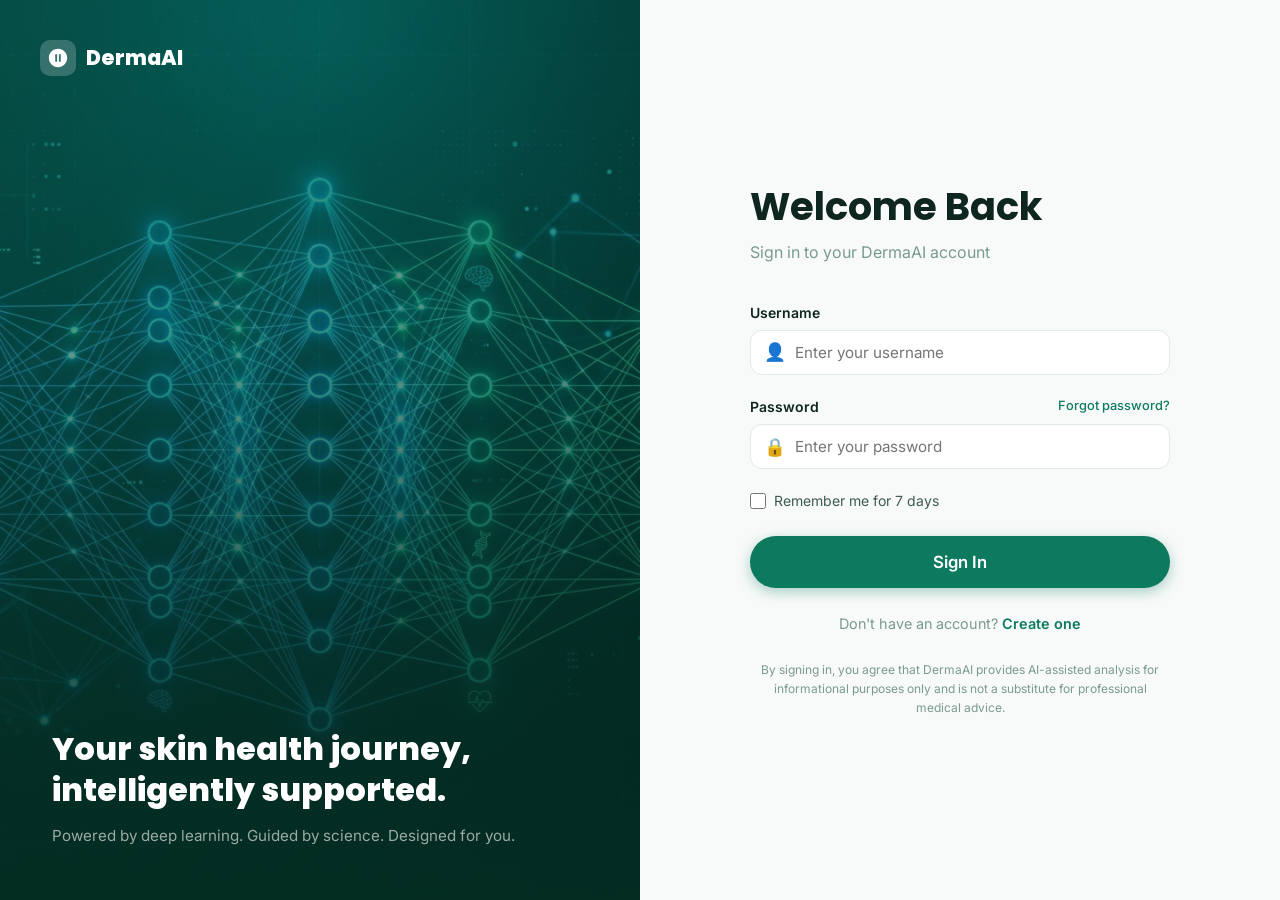
<file: frontend/history.html>
<!DOCTYPE html>
<html lang="en">
<head>
  <meta charset="UTF-8" />
  <meta name="viewport" content="width=device-width, initial-scale=1.0" />
  <title>Prediction History – DermaAI</title>
  <link rel="stylesheet" href="css/main.css" />
  <link rel="stylesheet" href="css/components.css" />
  <link rel="stylesheet" href="css/pages.css" />
</head>
<body>

<div class="app-layout">
  <!-- SIDEBAR -->
  <aside class="sidebar" id="sidebar">
    <div class="sidebar-logo">
      <a href="index.html" class="logo">
        <div class="logo-mark"><svg viewBox="0 0 24 24"><path d="M12 2C6.48 2 2 6.48 2 12s4.48 10 10 10 10-4.48 10-10S17.52 2 12 2zm-1 14H9V8h2v8zm4 0h-2V8h2v8z"/></svg></div>
        <span>Derma<span style="color:var(--text-muted);font-weight:400">AI</span></span>
      </a>
    </div>
    <nav class="sidebar-nav">
      <p class="sidebar-label">Main Menu</p>
      <a href="dashboard.html" class="sidebar-link"><span class="link-icon">🏠</span> Dashboard</a>
      <a href="analyze.html"   class="sidebar-link"><span class="link-icon">🔬</span> Analyze Skin</a>
      <a href="history.html"   class="sidebar-link active"><span class="link-icon">📋</span> Prediction History</a>
      <a href="profile.html"   class="sidebar-link"><span class="link-icon">👤</span> My Profile</a>
      <p class="sidebar-label" style="margin-top:24px">Support</p>
      <a href="about.html"   class="sidebar-link"><span class="link-icon">ℹ️</span> About</a>
      <a href="contact.html" class="sidebar-link"><span class="link-icon">📬</span> Contact</a>
    </nav>
    <div class="sidebar-bottom">
      <div class="sidebar-user" onclick="Auth.logout()">
        <div class="avatar user-avatar-initial" style="background:var(--primary-light);color:var(--primary)">A</div>
        <div class="sidebar-user-info">
          <div class="sidebar-username user-display-name">Loading…</div>
          <div class="sidebar-role text-muted fs-sm">Sign Out →</div>
        </div>
      </div>
    </div>
  </aside>

  <!-- MAIN -->
  <main class="app-main">
    <div class="app-topbar">
      <div style="display:flex; align-items:center; gap:14px">
        <button class="sidebar-toggle" onclick="document.getElementById('sidebar').classList.toggle('open')">☰</button>
        <div>
          <h4 style="font-size:1rem; font-weight:700">Prediction History</h4>
          <p style="font-size:.8rem; color:var(--text-muted)">All your previous skin analyses</p>
        </div>
      </div>
      <div class="topbar-actions">
        <a href="analyze.html" class="btn btn-primary btn-sm">+ New Analysis</a>
        <div class="avatar user-avatar-initial" style="background:var(--primary-light);color:var(--primary);cursor:pointer" onclick="window.location='profile.html'">A</div>
      </div>
    </div>

    <div class="app-content">
      <div class="page-title">
        <h2>Analysis History</h2>
        <p>All previous AI-assisted skin analyses from your account.</p>
      </div>

      <!-- Filters -->
      <div class="card" style="margin-bottom:24px">
        <div class="card-body" style="padding:16px">
          <div style="display:flex; gap:12px; flex-wrap:wrap; align-items:center">
            <div style="flex:1; min-width:200px; display:flex; align-items:center; gap:8px; background:var(--bg-alt); border-radius:var(--radius-pill); padding:8px 16px">
              <span>🔍</span>
              <input type="text" id="history-search" placeholder="Search by condition…" style="border:none; background:none; outline:none; font-size:.9rem; flex:1" />
            </div>
            <select id="history-filter" class="form-control" style="width:auto; padding:8px 12px">
              <option value="">All Conditions</option>
              <option value="Acne">Acne</option>
              <option value="Eczema">Eczema</option>
              <option value="Psoriasis">Psoriasis</option>
              <option value="Melanoma">Melanoma</option>
              <option value="Ringworm">Ringworm</option>
              <option value="Healthy Skin">Healthy Skin</option>
            </select>
            <select id="history-sort" class="form-control" style="width:auto; padding:8px 12px">
              <option value="newest">Newest First</option>
              <option value="oldest">Oldest First</option>
              <option value="confidence-high">Highest Confidence</option>
              <option value="confidence-low">Lowest Confidence</option>
            </select>
            <span style="font-size:.875rem; color:var(--text-muted)"><span id="result-count">0</span> results</span>
          </div>
        </div>
      </div>

      <!-- Table -->
      <div class="card" style="overflow:hidden">
        <table class="history-table">
          <thead>
            <tr>
              <th>Date</th>
              <th>Image</th>
              <th>Predicted Condition</th>
              <th>Confidence</th>
              <th>Actions</th>
            </tr>
          </thead>
          <tbody id="history-body">
            <tr>
              <td colspan="5" style="text-align:center; padding:40px; color:var(--text-muted)">
                <div class="loading-spinner" style="width:32px;height:32px;margin:0 auto 12px;border-width:3px"></div>
                Loading history…
              </td>
            </tr>
          </tbody>
        </table>
      </div>

      <!-- Empty State -->
      <div id="empty-state" class="empty-state" style="display:none">
        <div class="empty-icon">🔬</div>
        <h3>No analyses found</h3>
        <p>Start your first AI skin analysis to see your history here.</p>
        <a href="analyze.html" class="btn btn-primary">Analyze Your Skin Now</a>
      </div>

    </div>
  </main>
</div>

<script src="js/config.js"></script>
<script src="js/main.js"></script>
<script src="js/auth.js"></script>
<script src="js/api.js"></script>
<script src="js/history.js"></script>
</body>
</html>
</file>
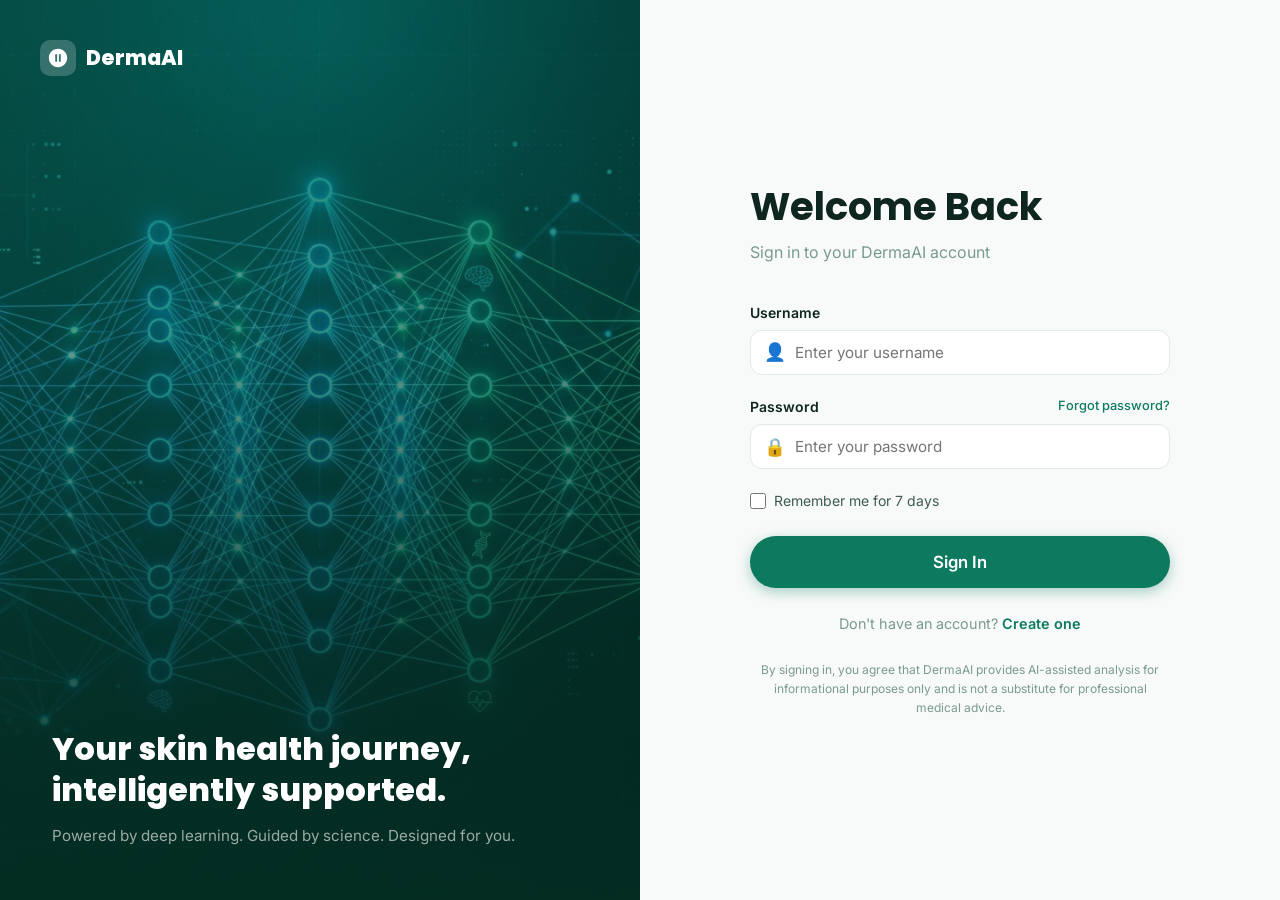
<file: frontend/login.html>
<!DOCTYPE html>
<html lang="en">
<head>
  <meta charset="UTF-8" />
  <meta name="viewport" content="width=device-width, initial-scale=1.0" />
  <title>Login – DermaAI</title>
  <meta name="description" content="Sign in to your DermaAI account to access AI-powered skin analysis." />
  <link rel="stylesheet" href="css/main.css" />
  <link rel="stylesheet" href="css/components.css" />
  <link rel="stylesheet" href="css/pages.css" />
</head>
<body>

<div class="auth-layout">

  <!-- ── Left Visual ─────────────────────────────────────── -->
  <div class="auth-visual">
    <img src="assets/auth_visual.png" alt="DermaAI" class="auth-visual-image" />

    <!-- Logo overlay -->
    <div class="auth-visual-logo">
      <a href="index.html" class="logo" style="color:#fff">
        <div class="logo-mark" style="background:rgba(255,255,255,.2)">
          <svg viewBox="0 0 24 24" xmlns="http://www.w3.org/2000/svg"><path d="M12 2C6.48 2 2 6.48 2 12s4.48 10 10 10 10-4.48 10-10S17.52 2 12 2zm-1 14H9V8h2v8zm4 0h-2V8h2v8z"/></svg>
        </div>
        <span>DermaAI</span>
      </a>
    </div>

    <!-- Bottom quote -->
    <div class="auth-visual-overlay">
      <div class="auth-visual-quote">
        <h2 style="color:#fff">Your skin health journey,<br/>intelligently supported.</h2>
        <p style="color:rgba(255,255,255,.8)">Powered by deep learning. Guided by science. Designed for you.</p>
      </div>
    </div>
  </div>

  <!-- ── Right Form ──────────────────────────────────────── -->
  <div class="auth-form-side">
    <div class="auth-form-inner">
      <!-- Mobile logo -->
      <a href="index.html" class="logo" style="display:none; margin-bottom:32px" id="mobile-logo">
        <div class="logo-mark"><svg viewBox="0 0 24 24"><path d="M12 2C6.48 2 2 6.48 2 12s4.48 10 10 10 10-4.48 10-10S17.52 2 12 2zm-1 14H9V8h2v8zm4 0h-2V8h2v8z"/></svg></div>
        <span>Derma<span style="color:var(--text-muted);font-weight:400">AI</span></span>
      </a>

      <h2>Welcome Back</h2>
      <p class="auth-subtitle">Sign in to your DermaAI account</p>

      <form id="login-form" novalidate>

        <div class="form-group">
          <label class="form-label" for="username">Username</label>
          <div class="input-icon">
            <span class="icon">👤</span>
            <input type="text" id="username" name="username" class="form-control"
              placeholder="Enter your username" autocomplete="username" required />
          </div>
          <span class="field-error" id="username-error"></span>
        </div>

        <div class="form-group">
          <label class="form-label" for="password">
            Password
            <a href="#" style="float:right; font-size:.8rem; color:var(--primary); font-weight:500">Forgot password?</a>
          </label>
          <div class="input-icon">
            <span class="icon">🔒</span>
            <input type="password" id="password" name="password" class="form-control"
              placeholder="Enter your password" autocomplete="current-password" required />
          </div>
          <span class="field-error" id="password-error"></span>
        </div>

        <div style="display:flex; align-items:center; gap:8px; margin-bottom:24px">
          <input type="checkbox" id="remember" style="width:16px; height:16px; accent-color:var(--primary)" />
          <label for="remember" style="font-size:.875rem; color:var(--text-secondary); cursor:pointer">Remember me for 7 days</label>
        </div>

        <button type="submit" class="btn btn-primary w-full btn-lg" id="login-btn">Sign In</button>
      </form>

      <div class="auth-footer-text">
        Don't have an account? <a href="register.html">Create one</a>
      </div>

      <!-- Disclaimer -->
      <p style="font-size:.75rem; color:var(--text-muted); text-align:center; margin-top:24px; line-height:1.6">
        By signing in, you agree that DermaAI provides AI-assisted analysis for informational purposes only and is not a substitute for professional medical advice.
      </p>
    </div>
  </div>

</div>

<script src="js/config.js"></script>
<script src="js/main.js"></script>
<script src="js/auth.js"></script>
<script>
  // Show mobile logo on small screens
  if (window.innerWidth < 1024) {
    document.getElementById("mobile-logo").style.display = "flex";
  }
  // Redirect if already logged in
  Auth.redirectIfLoggedIn();
</script>
</body>
</html>
</file>
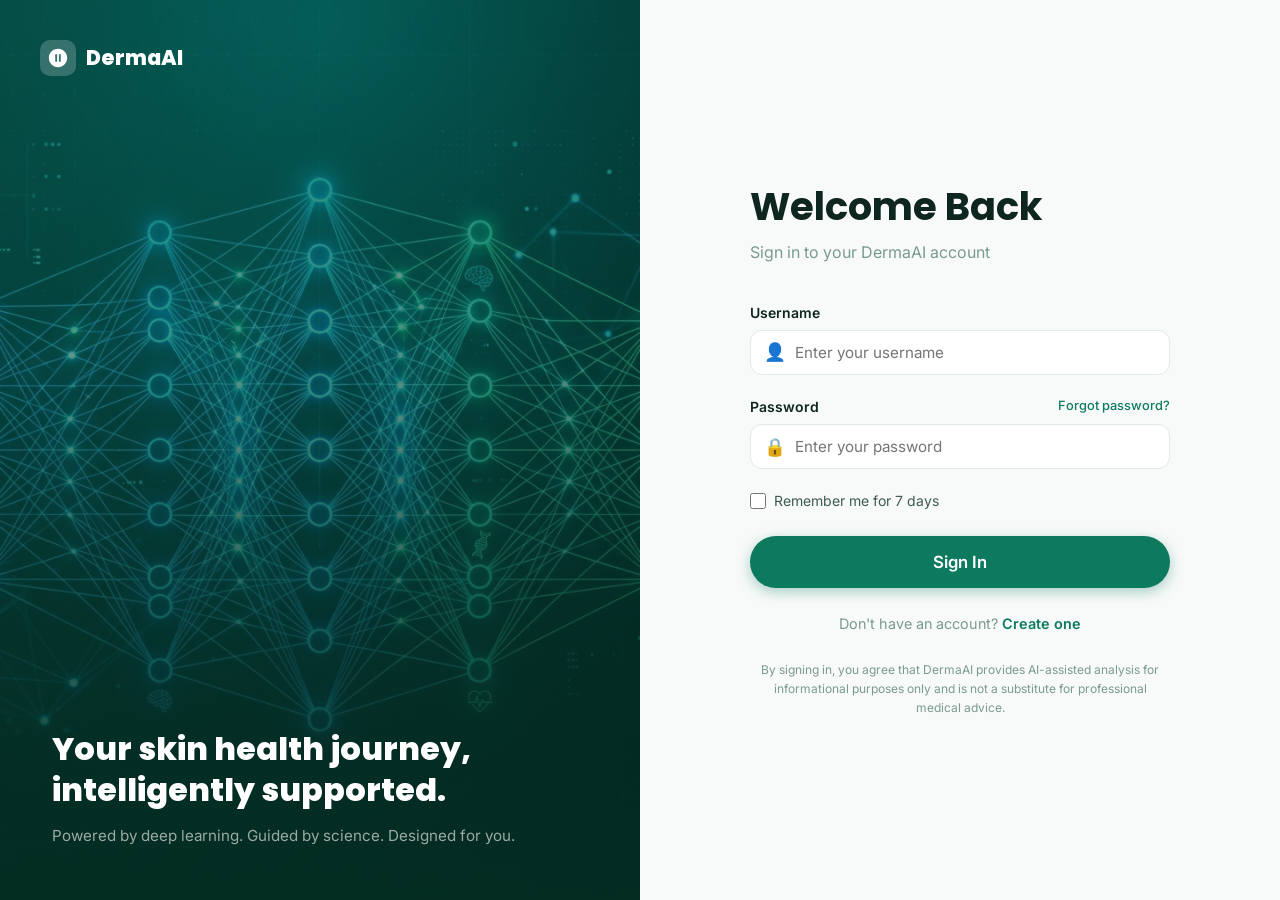
<file: frontend/profile.html>
<!DOCTYPE html>
<html lang="en">
<head>
  <meta charset="UTF-8" />
  <meta name="viewport" content="width=device-width, initial-scale=1.0" />
  <title>My Profile – DermaAI</title>
  <link rel="stylesheet" href="css/main.css" />
  <link rel="stylesheet" href="css/components.css" />
  <link rel="stylesheet" href="css/pages.css" />
</head>
<body>

<div class="app-layout">
  <!-- SIDEBAR -->
  <aside class="sidebar" id="sidebar">
    <div class="sidebar-logo">
      <a href="index.html" class="logo">
        <div class="logo-mark"><svg viewBox="0 0 24 24"><path d="M12 2C6.48 2 2 6.48 2 12s4.48 10 10 10 10-4.48 10-10S17.52 2 12 2zm-1 14H9V8h2v8zm4 0h-2V8h2v8z"/></svg></div>
        <span>Derma<span style="color:var(--text-muted);font-weight:400">AI</span></span>
      </a>
    </div>
    <nav class="sidebar-nav">
      <p class="sidebar-label">Main Menu</p>
      <a href="dashboard.html" class="sidebar-link"><span class="link-icon">🏠</span> Dashboard</a>
      <a href="analyze.html"   class="sidebar-link"><span class="link-icon">🔬</span> Analyze Skin</a>
      <a href="history.html"   class="sidebar-link"><span class="link-icon">📋</span> Prediction History</a>
      <a href="profile.html"   class="sidebar-link active"><span class="link-icon">👤</span> My Profile</a>
      <p class="sidebar-label" style="margin-top:24px">Support</p>
      <a href="about.html"   class="sidebar-link"><span class="link-icon">ℹ️</span> About</a>
      <a href="contact.html" class="sidebar-link"><span class="link-icon">📬</span> Contact</a>
    </nav>
    <div class="sidebar-bottom">
      <div class="sidebar-user" onclick="Auth.logout()">
        <div class="avatar user-avatar-initial" style="background:var(--primary-light);color:var(--primary)">A</div>
        <div class="sidebar-user-info">
          <div class="sidebar-username user-display-name">Loading…</div>
          <div class="sidebar-role text-muted fs-sm">Sign Out →</div>
        </div>
      </div>
    </div>
  </aside>

  <!-- MAIN -->
  <main class="app-main">
    <div class="app-topbar">
      <div style="display:flex; align-items:center; gap:14px">
        <button class="sidebar-toggle" onclick="document.getElementById('sidebar').classList.toggle('open')">☰</button>
        <h4 style="font-size:1rem; font-weight:700">My Profile</h4>
      </div>
      <div class="topbar-actions">
        <button class="btn btn-danger btn-sm" onclick="if(confirm('Are you sure you want to sign out?')) Auth.logout()">Sign Out</button>
      </div>
    </div>

    <div class="app-content">

      <!-- Profile Header -->
      <div class="profile-header">
        <div class="profile-avatar-lg user-avatar-initial">A</div>
        <div class="profile-info">
          <h2 class="user-display-name">Loading…</h2>
          <p class="user-email" style="opacity:.8">–</p>
          <div class="profile-meta">
            <span>🔬 <span id="profile-analyses">–</span> Analyses</span>
            <span>📅 Joined <span id="profile-joined">–</span></span>
            <span>🛡️ Active Account</span>
          </div>
        </div>
      </div>

      <div class="grid-2" style="align-items:start; gap:24px">

        <!-- Account Info -->
        <div class="card">
          <div class="card-header"><h5>👤 Account Information</h5></div>
          <div class="card-body" style="padding:24px">
            <div class="form-group">
              <label class="form-label">Username</label>
              <input class="form-control user-display-name" value="–" readonly style="background:var(--bg-alt)" />
            </div>
            <div class="form-group">
              <label class="form-label">Email Address</label>
              <input class="form-control user-email" value="–" readonly style="background:var(--bg-alt)" />
            </div>
            <div class="form-group mb-0">
              <label class="form-label">Account ID</label>
              <input class="form-control" id="profile-user-id" value="–" readonly style="background:var(--bg-alt); font-family:monospace; font-size:.8rem" />
            </div>
          </div>
          <div class="card-footer">
            <p style="font-size:.8rem; color:var(--text-muted)">Profile editing will be available in a future update.</p>
          </div>
        </div>

        <!-- Security & Actions -->
        <div style="display:flex; flex-direction:column; gap:20px">

          <div class="card">
            <div class="card-header"><h5>🔐 Security</h5></div>
            <div class="card-body" style="padding:24px">
              <p style="font-size:.875rem; color:var(--text-muted); margin-bottom:20px">Your account is secured with a hashed password. We never store your password in plain text.</p>
              <div style="display:flex; align-items:center; gap:12px; padding:14px; background:var(--primary-50); border-radius:var(--radius); margin-bottom:16px">
                <span style="font-size:1.2rem">🛡️</span>
                <div style="font-size:.875rem">
                  <div style="font-weight:600; color:var(--primary)">JWT Authentication Active</div>
                  <div style="color:var(--text-muted)">Your session is secured with JSON Web Token</div>
                </div>
              </div>
              <button class="btn btn-outline w-full" onclick="showToast('Password change coming soon!','info')">🔑 Change Password</button>
            </div>
          </div>

          <div class="card">
            <div class="card-header"><h5>📊 Quick Stats</h5></div>
            <div class="card-body" style="padding:20px; display:flex; flex-direction:column; gap:14px">
              <div style="display:flex; justify-content:space-between; align-items:center; padding-bottom:12px; border-bottom:1px solid var(--border)">
                <span style="font-size:.875rem; color:var(--text-muted)">Total Analyses</span>
                <strong id="profile-stat-total">–</strong>
              </div>
              <div style="display:flex; justify-content:space-between; align-items:center; padding-bottom:12px; border-bottom:1px solid var(--border)">
                <span style="font-size:.875rem; color:var(--text-muted)">Average Confidence</span>
                <strong id="profile-stat-avg">–</strong>
              </div>
              <div style="display:flex; justify-content:space-between; align-items:center">
                <span style="font-size:.875rem; color:var(--text-muted)">Most Recent Prediction</span>
                <strong id="profile-stat-recent">–</strong>
              </div>
            </div>
          </div>

          <div class="card" style="border-color:#fee2e2">
            <div class="card-body" style="padding:20px">
              <h5 style="color:var(--danger); margin-bottom:12px">⚠️ Danger Zone</h5>
              <p style="font-size:.875rem; color:var(--text-muted); margin-bottom:16px">Signing out will clear your session. Your data is safely stored in the cloud.</p>
              <button class="btn btn-danger w-full" onclick="if(confirm('Sign out of DermaAI?')) Auth.logout()">Sign Out of DermaAI</button>
            </div>
          </div>

        </div>
      </div>
    </div>
  </main>
</div>

<script src="js/config.js"></script>
<script src="js/main.js"></script>
<script src="js/auth.js"></script>
<script src="js/api.js"></script>
<script>
document.addEventListener("DOMContentLoaded", async () => {
  if (!Auth.requireAuth()) return;
  const user = Auth.getUser();
  if (user) {
    document.querySelectorAll(".user-display-name").forEach(el => {
      if (el.tagName === "INPUT") el.value = user.username;
      else el.textContent = user.username;
    });
    document.querySelectorAll(".user-avatar-initial").forEach(el => el.textContent = user.username.charAt(0).toUpperCase());
    document.querySelectorAll(".user-email").forEach(el => {
      if (el.tagName === "INPUT") el.value = user.email || "–";
      else el.textContent = user.email || "–";
    });
    const idEl = document.getElementById("profile-user-id");
    if (idEl) idEl.value = user.id || "–";
  }

  const history = await API.getHistory();
  const totalEl  = document.getElementById("profile-stat-total");
  const avgEl    = document.getElementById("profile-stat-avg");
  const recentEl = document.getElementById("profile-stat-recent");
  const analysesEl = document.getElementById("profile-analyses");

  if (totalEl) totalEl.textContent = history.length;
  if (analysesEl) analysesEl.textContent = history.length;
  if (avgEl && history.length > 0) {
    const avg = history.reduce((s,p) => s + (p.confidence || 0), 0) / history.length;
    avgEl.textContent = (avg * 100).toFixed(1) + "%";
  } else if (avgEl) avgEl.textContent = "–";
  if (recentEl && history.length > 0) recentEl.textContent = history[0].predicted_class || "–";
  else if (recentEl) recentEl.textContent = "None yet";
});
</script>
</body>
</html>
</file>
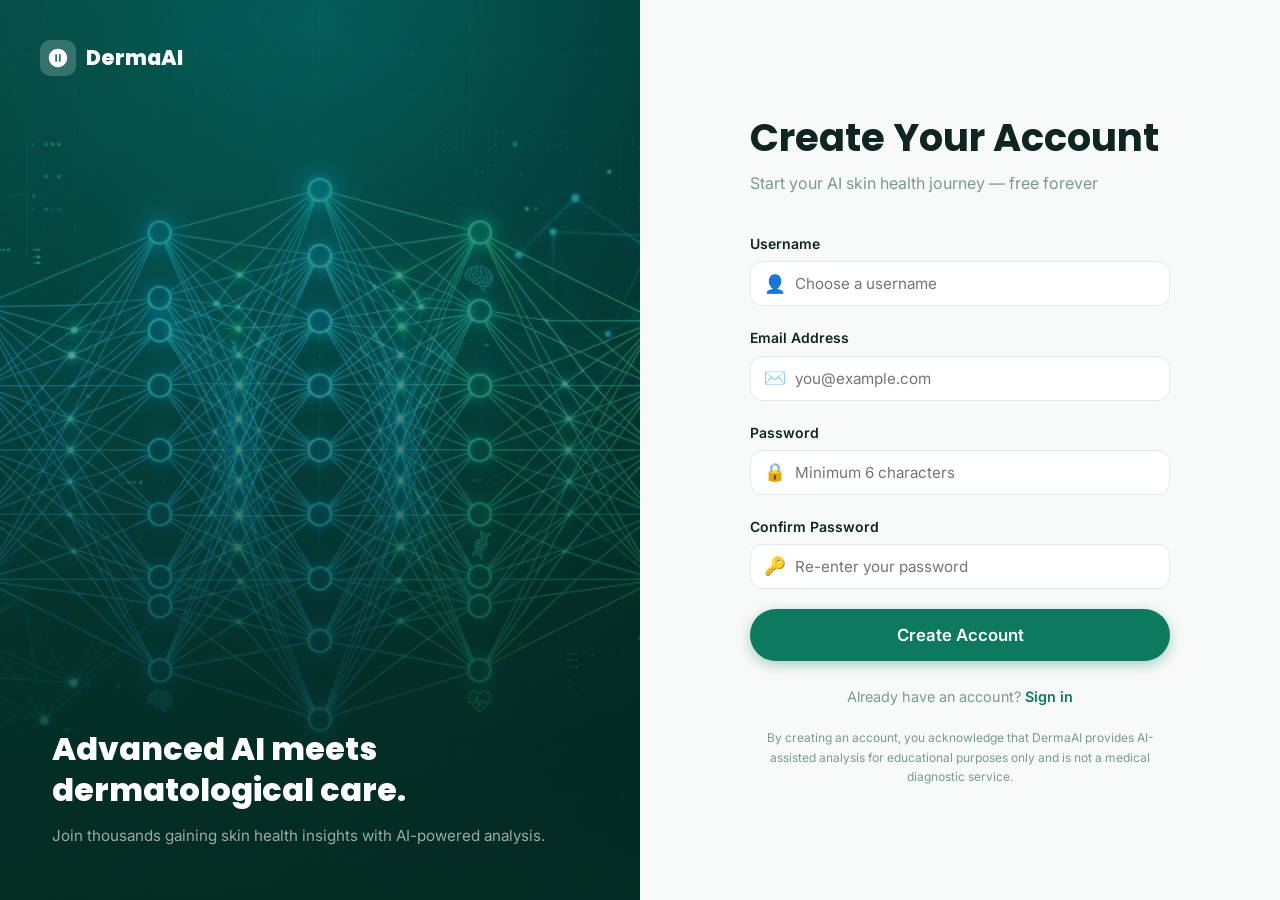
<file: frontend/register.html>
<!DOCTYPE html>
<html lang="en">
<head>
  <meta charset="UTF-8" />
  <meta name="viewport" content="width=device-width, initial-scale=1.0" />
  <title>Create Account – DermaAI</title>
  <meta name="description" content="Join DermaAI and start your AI-powered skin analysis journey." />
  <link rel="stylesheet" href="css/main.css" />
  <link rel="stylesheet" href="css/components.css" />
  <link rel="stylesheet" href="css/pages.css" />
</head>
<body>

<div class="auth-layout">

  <!-- ── Left Visual ─────────────────────────────────────── -->
  <div class="auth-visual">
    <img src="assets/auth_visual.png" alt="DermaAI" class="auth-visual-image" />
    <div class="auth-visual-logo">
      <a href="index.html" class="logo" style="color:#fff">
        <div class="logo-mark" style="background:rgba(255,255,255,.2)">
          <svg viewBox="0 0 24 24"><path d="M12 2C6.48 2 2 6.48 2 12s4.48 10 10 10 10-4.48 10-10S17.52 2 12 2zm-1 14H9V8h2v8zm4 0h-2V8h2v8z"/></svg>
        </div>
        <span>DermaAI</span>
      </a>
    </div>
    <div class="auth-visual-overlay">
      <div class="auth-visual-quote">
        <h2 style="color:#fff">Advanced AI meets<br/>dermatological care.</h2>
        <p style="color:rgba(255,255,255,.8)">Join thousands gaining skin health insights with AI-powered analysis.</p>
      </div>
    </div>
  </div>

  <!-- ── Right Form ──────────────────────────────────────── -->
  <div class="auth-form-side">
    <div class="auth-form-inner">
      <a href="index.html" class="logo" style="display:none; margin-bottom:32px" id="mobile-logo">
        <div class="logo-mark"><svg viewBox="0 0 24 24"><path d="M12 2C6.48 2 2 6.48 2 12s4.48 10 10 10 10-4.48 10-10S17.52 2 12 2zm-1 14H9V8h2v8zm4 0h-2V8h2v8z"/></svg></div>
        <span>Derma<span style="color:var(--text-muted);font-weight:400">AI</span></span>
      </a>

      <h2>Create Your Account</h2>
      <p class="auth-subtitle">Start your AI skin health journey — free forever</p>

      <form id="register-form" novalidate>

        <div class="form-group">
          <label class="form-label" for="username">Username</label>
          <div class="input-icon">
            <span class="icon">👤</span>
            <input type="text" id="username" class="form-control"
              placeholder="Choose a username" autocomplete="username" required minlength="3" />
          </div>
          <span class="field-error" id="username-error"></span>
        </div>

        <div class="form-group">
          <label class="form-label" for="email">Email Address</label>
          <div class="input-icon">
            <span class="icon">✉️</span>
            <input type="email" id="email" class="form-control"
              placeholder="you@example.com" autocomplete="email" required />
          </div>
          <span class="field-error" id="email-error"></span>
        </div>

        <div class="form-group">
          <label class="form-label" for="password">Password</label>
          <div class="input-icon">
            <span class="icon">🔒</span>
            <input type="password" id="password" class="form-control"
              placeholder="Minimum 6 characters" autocomplete="new-password" required minlength="6" />
          </div>
          <span class="field-error" id="password-error"></span>
        </div>

        <div class="form-group">
          <label class="form-label" for="confirm-password">Confirm Password</label>
          <div class="input-icon">
            <span class="icon">🔑</span>
            <input type="password" id="confirm-password" class="form-control"
              placeholder="Re-enter your password" autocomplete="new-password" required />
          </div>
          <span class="field-error" id="confirm-password-error"></span>
        </div>

        <!-- Password strength -->
        <div id="password-strength-bar" style="display:none; margin-bottom:16px">
          <div style="display:flex; justify-content:space-between; margin-bottom:6px">
            <span style="font-size:.78rem; color:var(--text-muted)">Password strength</span>
            <span style="font-size:.78rem; font-weight:600" id="strength-label">–</span>
          </div>
          <div style="height:6px; background:var(--bg-alt); border-radius:var(--radius-pill); overflow:hidden">
            <div id="strength-fill" style="height:100%; border-radius:var(--radius-pill); transition:all .3s; width:0"></div>
          </div>
        </div>

        <button type="submit" class="btn btn-primary w-full btn-lg" id="register-btn">Create Account</button>
      </form>

      <div class="auth-footer-text">
        Already have an account? <a href="login.html">Sign in</a>
      </div>

      <p style="font-size:.75rem; color:var(--text-muted); text-align:center; margin-top:20px; line-height:1.6">
        By creating an account, you acknowledge that DermaAI provides AI-assisted analysis for educational purposes only and is not a medical diagnostic service.
      </p>
    </div>
  </div>

</div>

<script src="js/config.js"></script>
<script src="js/main.js"></script>
<script src="js/auth.js"></script>
<script>
  if (window.innerWidth < 1024) {
    document.getElementById("mobile-logo").style.display = "flex";
  }
  Auth.redirectIfLoggedIn();

  // Password strength meter
  const pwInput  = document.getElementById("password");
  const strengthBar = document.getElementById("password-strength-bar");
  const strengthFill = document.getElementById("strength-fill");
  const strengthLabel = document.getElementById("strength-label");

  pwInput.addEventListener("input", () => {
    const val = pwInput.value;
    strengthBar.style.display = val.length ? "block" : "none";
    let score = 0;
    if (val.length >= 6) score++;
    if (val.length >= 10) score++;
    if (/[A-Z]/.test(val)) score++;
    if (/[0-9]/.test(val)) score++;
    if (/[^A-Za-z0-9]/.test(val)) score++;
    const levels = [
      { label: "Very Weak", color: "#ef4444", width: "20%" },
      { label: "Weak",      color: "#f97316", width: "40%" },
      { label: "Fair",      color: "#f59e0b", width: "60%" },
      { label: "Strong",    color: "#22c55e", width: "80%" },
      { label: "Very Strong", color: "#16a34a", width: "100%" },
    ];
    const l = levels[Math.max(0, score - 1)] || levels[0];
    strengthFill.style.background = l.color;
    strengthFill.style.width = l.width;
    strengthLabel.style.color = l.color;
    strengthLabel.textContent = l.label;
  });
</script>
</body>
</html>
</file>
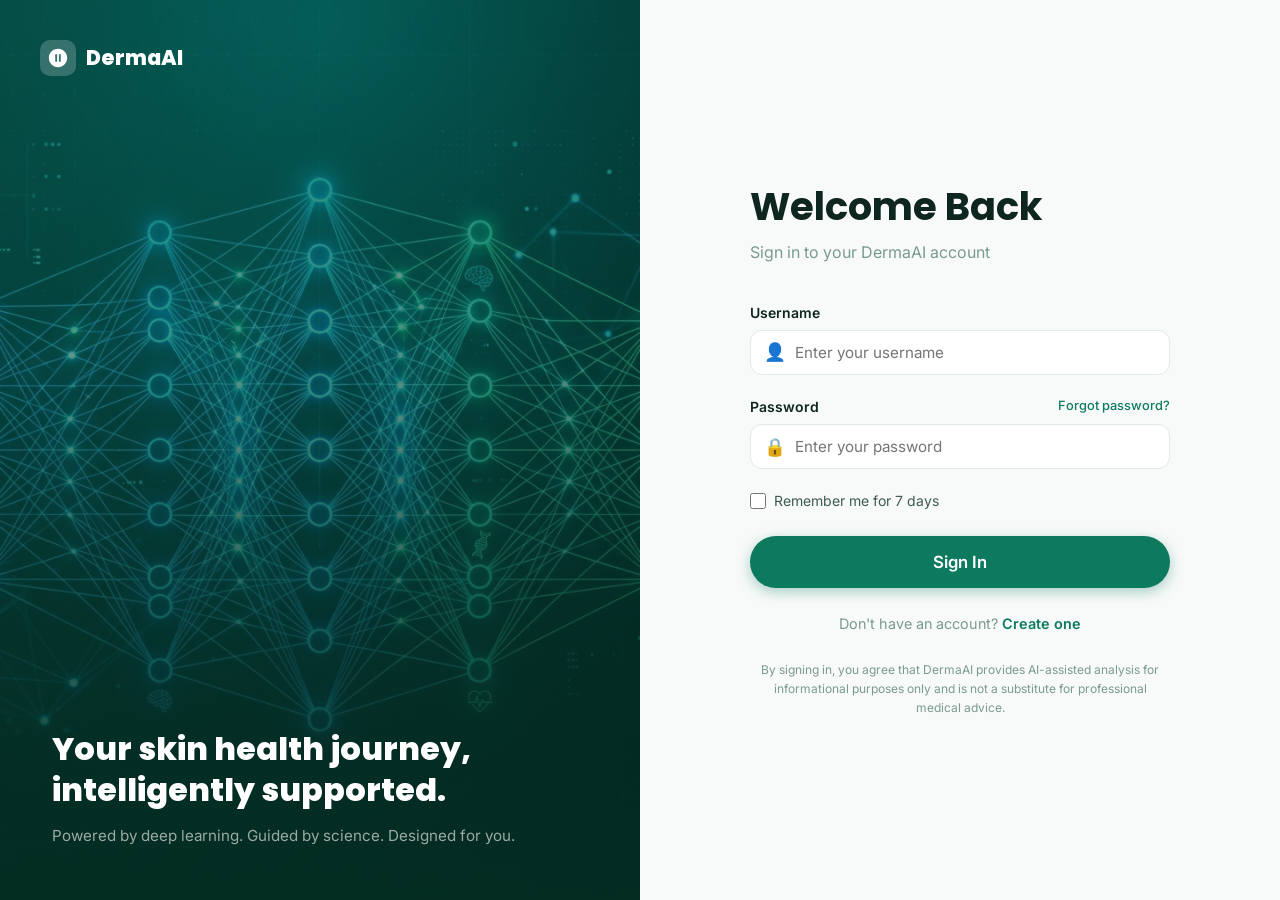
<file: frontend/result.html>
<!DOCTYPE html>
<html lang="en">
<head>
  <meta charset="UTF-8" />
  <meta name="viewport" content="width=device-width, initial-scale=1.0" />
  <title>Analysis Result – DermaAI</title>
  <link rel="stylesheet" href="css/main.css" />
  <link rel="stylesheet" href="css/components.css" />
  <link rel="stylesheet" href="css/pages.css" />
</head>
<body>

<div class="app-layout">

  <!-- SIDEBAR -->
  <aside class="sidebar" id="sidebar">
    <div class="sidebar-logo">
      <a href="index.html" class="logo">
        <div class="logo-mark"><svg viewBox="0 0 24 24"><path d="M12 2C6.48 2 2 6.48 2 12s4.48 10 10 10 10-4.48 10-10S17.52 2 12 2zm-1 14H9V8h2v8zm4 0h-2V8h2v8z"/></svg></div>
        <span>Derma<span style="color:var(--text-muted);font-weight:400">AI</span></span>
      </a>
    </div>
    <nav class="sidebar-nav">
      <p class="sidebar-label">Main Menu</p>
      <a href="dashboard.html" class="sidebar-link"><span class="link-icon">🏠</span> Dashboard</a>
      <a href="analyze.html"   class="sidebar-link active"><span class="link-icon">🔬</span> Analyze Skin</a>
      <a href="history.html"   class="sidebar-link"><span class="link-icon">📋</span> Prediction History</a>
      <a href="profile.html"   class="sidebar-link"><span class="link-icon">👤</span> My Profile</a>
      <p class="sidebar-label" style="margin-top:24px">Support</p>
      <a href="about.html"   class="sidebar-link"><span class="link-icon">ℹ️</span> About</a>
      <a href="contact.html" class="sidebar-link"><span class="link-icon">📬</span> Contact</a>
    </nav>
    <div class="sidebar-bottom">
      <div class="sidebar-user" onclick="Auth.logout()">
        <div class="avatar user-avatar-initial" style="background:var(--primary-light);color:var(--primary)">A</div>
        <div class="sidebar-user-info">
          <div class="sidebar-username user-display-name">Loading…</div>
          <div class="sidebar-role text-muted fs-sm">Sign Out →</div>
        </div>
      </div>
    </div>
  </aside>

  <!-- MAIN -->
  <main class="app-main">
    <div class="app-topbar">
      <div style="display:flex; align-items:center; gap:14px">
        <button class="sidebar-toggle" onclick="document.getElementById('sidebar').classList.toggle('open')">☰</button>
        <div>
          <h4 style="font-size:1rem; font-weight:700">Analysis Result</h4>
          <p style="font-size:.8rem; color:var(--text-muted)">AI-generated preliminary skin analysis</p>
        </div>
      </div>
      <div class="topbar-actions">
        <a href="analyze.html" class="btn btn-primary btn-sm">+ New Analysis</a>
        <div class="avatar user-avatar-initial" style="background:var(--primary-light);color:var(--primary);cursor:pointer" onclick="window.location='profile.html'">A</div>
      </div>
    </div>

    <div class="app-content">

      <!-- Result Hero Card -->
      <div class="result-header">
        <img id="result-image" src="" alt="Uploaded skin image" class="result-image"
          style="object-fit:cover; background:rgba(255,255,255,.1)"
          onerror="this.style.display='none'" />

        <div class="result-meta">
          <span class="result-badge">🤖 AI Analysis Result</span>
          <h1 class="result-disease" id="result-disease">–</h1>
          <div style="display:flex; gap:12px; flex-wrap:wrap; margin-bottom:12px">
            <span class="badge badge-primary" id="result-severity">–</span>
            <span class="badge" style="background:rgba(255,255,255,.2); color:#fff">ICD-10: <span id="result-icd10">–</span></span>
          </div>
          <div class="result-date" id="result-date">–</div>
        </div>

        <!-- Confidence Ring -->
        <div class="confidence-ring" style="flex-shrink:0">
          <svg width="140" height="140" viewBox="0 0 140 140">
            <circle cx="70" cy="70" r="52" fill="none" stroke="rgba(255,255,255,.2)" stroke-width="10"/>
            <circle id="conf-circle" cx="70" cy="70" r="52" fill="none" stroke="var(--success)" stroke-width="10"
              stroke-dasharray="326.73" stroke-dashoffset="326.73"
              stroke-linecap="round"
              style="transition: stroke-dashoffset 1s ease, stroke .5s ease; transform:rotate(-90deg); transform-origin:center"/>
          </svg>
          <div class="confidence-ring-value">
            <div id="conf-pct-text" style="font-size:1.5rem; color:#fff; font-weight:800">–</div>
            <div style="font-size:.7rem; color:rgba(255,255,255,.75)">Confidence</div>
          </div>
        </div>
      </div>

      <!-- Action Buttons -->
      <div style="display:flex; gap:12px; flex-wrap:wrap; margin-bottom:28px">
        <button class="btn btn-primary" id="download-report-btn" onclick="downloadReport()" data-id="">
          📄 Download Report
        </button>
        <a href="history.html" class="btn btn-outline">📋 View History</a>
        <a href="analyze.html" class="btn btn-ghost">🔬 Analyze Another Image</a>
      </div>

      <div class="grid-2" style="gap:24px; align-items:start">

        <!-- Left Column -->
        <div style="display:flex; flex-direction:column; gap:20px">

          <!-- AI Prediction Summary -->
          <div class="card">
            <div class="card-header"><h5>🤖 AI Prediction Summary</h5></div>
            <div class="card-body" style="padding:20px">
              <p id="disease-description" style="font-size:.9rem; line-height:1.7; color:var(--text-secondary)">Loading…</p>
            </div>
          </div>

          <!-- Top 3 Predictions -->
          <div class="card">
            <div class="card-header"><h5>📊 Top Predictions (Confidence)</h5></div>
            <div class="card-body" style="padding:20px">
              <div id="top3-list">
                <div class="skeleton skeleton-text" style="margin-bottom:12px"></div>
                <div class="skeleton skeleton-text" style="margin-bottom:12px"></div>
                <div class="skeleton skeleton-text"></div>
              </div>
            </div>
          </div>

          <!-- When to Consult -->
          <div class="card" style="border-color:var(--secondary-light)">
            <div class="card-header" style="background:var(--secondary-light)"><h5 style="color:var(--secondary)">🩺 When to Consult a Dermatologist</h5></div>
            <div class="card-body" style="padding:20px">
              <p id="when-to-consult" style="font-size:.9rem; color:var(--text-secondary); line-height:1.7">Loading…</p>
            </div>
          </div>

        </div>

        <!-- Right Column -->
        <div style="display:flex; flex-direction:column; gap:20px">

          <!-- Common Signs -->
          <div class="card">
            <div class="card-header"><h5>🔎 Common Signs &amp; Symptoms</h5></div>
            <div class="card-body" style="padding:20px">
              <ul id="disease-signs" style="list-style:none"></ul>
            </div>
          </div>

          <!-- General Care -->
          <div class="card">
            <div class="card-header"><h5>💊 General Care &amp; Precautions</h5></div>
            <div class="card-body" style="padding:20px">
              <p style="font-size:.8rem; color:var(--warning); font-weight:600; margin-bottom:12px">⚠️ These are general wellness tips, not medical prescriptions.</p>
              <ul id="disease-care" style="list-style:none"></ul>
            </div>
          </div>

          <!-- Disclaimer -->
          <div class="disclaimer-box" style="border-color:#fca5a5; background:#fff1f2">
            <span class="disclaimer-icon">⚠️</span>
            <div class="disclaimer-text" style="color:#991b1b">
              <strong>Medical Disclaimer:</strong> This AI-generated result is for informational and educational purposes only and should not be considered a medical diagnosis. The prediction is based on visual pattern recognition and may not be accurate. Always consult a qualified dermatologist or healthcare professional for proper evaluation and treatment of any skin condition. DermaAI does not prescribe medicine or provide medical treatment.
            </div>
          </div>

        </div>
      </div>
    </div>
  </main>
</div>

<script src="js/config.js"></script>
<script src="js/main.js"></script>
<script src="js/auth.js"></script>
<script src="js/api.js"></script>
<script src="js/result.js"></script>
</body>
</html>
</file>
<file: frontend/css/main.css>
/* ═══════════════════════════════════════════════════════════
   DermaAI — Core Design System
   ═══════════════════════════════════════════════════════════ */

@import url('https://fonts.googleapis.com/css2?family=Inter:wght@300;400;500;600;700;800&family=Poppins:wght@400;500;600;700;800&display=swap');

/* ── Design Tokens ─────────────────────────────────────── */
:root {
  /* Colours */
  --primary:       #0d7a5f;
  --primary-dark:  #095c47;
  --primary-light: #e6f4f0;
  --primary-50:    rgba(13,122,95,.08);
  --secondary:     #2563eb;
  --secondary-light:#eff6ff;
  --accent:        #06b6d4;

  --success:       #10b981;
  --warning:       #f59e0b;
  --danger:        #ef4444;
  --info:          #3b82f6;

  --bg:            #f8faf9;
  --bg-alt:        #f1f5f3;
  --surface:       #ffffff;
  --surface-2:     #f6f9f7;
  --border:        #e2eae6;
  --border-dark:   #c8d9d3;

  --text-primary:  #0f2620;
  --text-secondary:#3d5a50;
  --text-muted:    #7a9a8e;
  --text-light:    #b3cec7;

  /* Typography */
  --font-body:     'Inter', sans-serif;
  --font-heading:  'Poppins', sans-serif;

  /* Sizing */
  --radius-sm:  6px;
  --radius:     12px;
  --radius-lg:  20px;
  --radius-xl:  32px;
  --radius-pill:999px;

  /* Shadows */
  --shadow-xs:  0 1px 3px rgba(13,74,55,.06);
  --shadow-sm:  0 2px 8px rgba(13,74,55,.09);
  --shadow:     0 4px 20px rgba(13,74,55,.11);
  --shadow-md:  0 8px 32px rgba(13,74,55,.14);
  --shadow-lg:  0 20px 60px rgba(13,74,55,.16);
  --shadow-xl:  0 32px 80px rgba(13,74,55,.20);

  /* Transitions */
  --trans-fast: .15s ease;
  --trans:      .25s ease;
  --trans-slow: .4s ease;

  /* Layout */
  --max-w: 1240px;
  --header-h: 72px;
}

/* ── Reset ──────────────────────────────────────────────── */
*, *::before, *::after { box-sizing: border-box; margin: 0; padding: 0; }
html { scroll-behavior: smooth; font-size: 16px; }
body {
  font-family: var(--font-body);
  color: var(--text-primary);
  background: var(--bg);
  line-height: 1.65;
  -webkit-font-smoothing: antialiased;
}
img { max-width: 100%; display: block; }
a  { text-decoration: none; color: inherit; }
ul { list-style: none; }
button { cursor: pointer; border: none; outline: none; background: none; font-family: inherit; }
input, textarea, select { font-family: inherit; }

/* ── Scrollbar ──────────────────────────────────────────── */
::-webkit-scrollbar { width: 6px; }
::-webkit-scrollbar-track { background: var(--bg-alt); }
::-webkit-scrollbar-thumb { background: var(--border-dark); border-radius: var(--radius-pill); }
::-webkit-scrollbar-thumb:hover { background: var(--primary); }

/* ── Typography ─────────────────────────────────────────── */
h1,h2,h3,h4,h5 { font-family: var(--font-heading); line-height: 1.25; color: var(--text-primary); }
h1 { font-size: clamp(2rem, 5vw, 3.5rem); font-weight: 800; }
h2 { font-size: clamp(1.5rem, 3vw, 2.5rem); font-weight: 700; }
h3 { font-size: 1.4rem; font-weight: 600; }
h4 { font-size: 1.15rem; font-weight: 600; }
h5 { font-size: 1rem; font-weight: 600; }
p  { color: var(--text-secondary); }
small { font-size: .85rem; }

/* ── Layout Helpers ─────────────────────────────────────── */
.container  { max-width: var(--max-w); margin: 0 auto; padding: 0 24px; }
.section    { padding: 96px 0; }
.section-sm { padding: 64px 0; }
.flex       { display: flex; }
.flex-center{ display: flex; align-items: center; justify-content: center; }
.flex-between{ display: flex; align-items: center; justify-content: space-between; }
.grid-2     { display: grid; grid-template-columns: 1fr 1fr; gap: 32px; }
.grid-3     { display: grid; grid-template-columns: repeat(3,1fr); gap: 28px; }
.grid-4     { display: grid; grid-template-columns: repeat(4,1fr); gap: 24px; }
.gap-8  { gap: 8px; }
.gap-16 { gap: 16px; }
.gap-24 { gap: 24px; }

/* ── Section Labels ─────────────────────────────────────── */
.section-label {
  display: inline-flex; align-items: center; gap: 8px;
  font-size: .8rem; font-weight: 600; letter-spacing: .08em; text-transform: uppercase;
  color: var(--primary); background: var(--primary-light);
  padding: 6px 14px; border-radius: var(--radius-pill); margin-bottom: 20px;
}
.section-title   { margin-bottom: 16px; }
.section-subtitle{ font-size: 1.1rem; color: var(--text-secondary); max-width: 560px; }

/* ── Buttons ─────────────────────────────────────────────── */
.btn {
  display: inline-flex; align-items: center; justify-content: center; gap: 8px;
  padding: 12px 28px; border-radius: var(--radius-pill); font-size: .95rem; font-weight: 600;
  transition: all var(--trans); white-space: nowrap; cursor: pointer;
}
.btn-primary {
  background: var(--primary); color: #fff;
  box-shadow: 0 4px 14px rgba(13,122,95,.35);
}
.btn-primary:hover { background: var(--primary-dark); box-shadow: 0 6px 20px rgba(13,122,95,.45); transform: translateY(-1px); }
.btn-outline {
  background: transparent; color: var(--primary);
  border: 2px solid var(--primary);
}
.btn-outline:hover { background: var(--primary); color: #fff; }
.btn-secondary { background: var(--secondary); color: #fff; }
.btn-secondary:hover { background: #1d4ed8; }
.btn-ghost { background: transparent; color: var(--text-secondary); }
.btn-ghost:hover { background: var(--bg-alt); color: var(--text-primary); }
.btn-danger { background: var(--danger); color: #fff; }
.btn-danger:hover { background: #dc2626; }
.btn-sm { padding: 8px 18px; font-size: .875rem; }
.btn-lg { padding: 16px 40px; font-size: 1.05rem; }
.btn-icon { width: 40px; height: 40px; padding: 0; border-radius: 50%; }
.btn:disabled { opacity: .55; cursor: not-allowed; transform: none !important; box-shadow: none !important; }

/* Spinner inside button */
.btn-spinner {
  width: 16px; height: 16px; border: 2px solid rgba(255,255,255,.4);
  border-top-color: #fff; border-radius: 50%; animation: spin .7s linear infinite;
  display: inline-block;
}

/* ── Cards ───────────────────────────────────────────────── */
.card {
  background: var(--surface); border-radius: var(--radius-lg);
  border: 1px solid var(--border); box-shadow: var(--shadow-sm);
  transition: box-shadow var(--trans), transform var(--trans);
}
.card:hover { box-shadow: var(--shadow-md); }
.card-elevated { box-shadow: var(--shadow-md); }
.card-body { padding: 28px; }
.card-header { padding: 20px 28px; border-bottom: 1px solid var(--border); }
.card-footer { padding: 16px 28px; border-top: 1px solid var(--border); background: var(--surface-2); border-radius: 0 0 var(--radius-lg) var(--radius-lg); }

/* ── Forms ──────────────────────────────────────────────── */
.form-group { display: flex; flex-direction: column; gap: 6px; margin-bottom: 20px; }
.form-label { font-size: .875rem; font-weight: 600; color: var(--text-primary); }
.form-control {
  width: 100%; padding: 12px 16px; border-radius: var(--radius);
  border: 1.5px solid var(--border); background: var(--surface);
  font-size: .95rem; color: var(--text-primary);
  transition: border-color var(--trans), box-shadow var(--trans);
}
.form-control:focus {
  outline: none; border-color: var(--primary);
  box-shadow: 0 0 0 3px rgba(13,122,95,.12);
}
.form-control.input-error { border-color: var(--danger); }
.form-control.input-error:focus { box-shadow: 0 0 0 3px rgba(239,68,68,.12); }
.field-error { font-size: .8rem; color: var(--danger); display: none; }
.form-hint   { font-size: .8rem; color: var(--text-muted); }
.input-icon  { position: relative; }
.input-icon .form-control { padding-left: 44px; }
.input-icon .icon { position: absolute; left: 14px; top: 50%; transform: translateY(-50%); color: var(--text-muted); font-size: 1.1rem; }

/* ── Badge ───────────────────────────────────────────────── */
.badge {
  display: inline-flex; align-items: center; gap: 4px;
  padding: 3px 10px; border-radius: var(--radius-pill);
  font-size: .76rem; font-weight: 600;
}
.badge-success { background: #d1fae5; color: #065f46; }
.badge-warning { background: #fef3c7; color: #92400e; }
.badge-danger  { background: #fee2e2; color: #991b1b; }
.badge-info    { background: #dbeafe; color: #1e40af; }
.badge-primary { background: var(--primary-light); color: var(--primary-dark); }

/* ── Avatar ──────────────────────────────────────────────── */
.avatar {
  width: 40px; height: 40px; border-radius: 50%;
  background: var(--primary-light); color: var(--primary);
  display: flex; align-items: center; justify-content: center;
  font-weight: 700; font-size: 1rem; flex-shrink: 0;
}
.avatar-lg { width: 80px; height: 80px; font-size: 2rem; }

/* ── Divider ─────────────────────────────────────────────── */
.divider { border: none; border-top: 1px solid var(--border); margin: 20px 0; }
.divider-text {
  display: flex; align-items: center; gap: 12px; color: var(--text-muted); font-size: .875rem;
}
.divider-text::before, .divider-text::after {
  content: ''; flex: 1; border-top: 1px solid var(--border);
}

/* ── Toast Notifications ─────────────────────────────────── */
#toast-container {
  position: fixed; bottom: 28px; right: 28px;
  display: flex; flex-direction: column; gap: 10px; z-index: 9999;
}
.toast {
  display: flex; align-items: center; gap: 12px;
  padding: 14px 18px; border-radius: var(--radius); min-width: 300px; max-width: 420px;
  background: #fff; border-left: 4px solid var(--primary);
  box-shadow: var(--shadow-md); transform: translateX(120%); transition: transform .35s ease;
}
.toast.toast-visible { transform: translateX(0); }
.toast-success { border-color: var(--success); }
.toast-error   { border-color: var(--danger); }
.toast-warning { border-color: var(--warning); }
.toast-info    { border-color: var(--info); }
.toast-icon { font-size: 1.1rem; }
.toast-success .toast-icon { color: var(--success); }
.toast-error   .toast-icon { color: var(--danger); }
.toast-warning .toast-icon { color: var(--warning); }
.toast-info    .toast-icon { color: var(--info); }
.toast-message { flex: 1; font-size: .9rem; font-weight: 500; color: var(--text-primary); }
.toast-close { font-size: 1.2rem; color: var(--text-muted); padding: 0 4px; }
.toast-close:hover { color: var(--text-primary); }

/* ── Loading Overlay ─────────────────────────────────────── */
#loading-overlay {
  position: fixed; inset: 0; background: rgba(15,38,32,.55);
  display: flex; align-items: center; justify-content: center;
  z-index: 9998; backdrop-filter: blur(4px);
}
.loading-box {
  background: var(--surface); border-radius: var(--radius-lg);
  padding: 40px 48px; text-align: center; box-shadow: var(--shadow-xl);
}
.loading-spinner {
  width: 52px; height: 52px;
  border: 4px solid var(--primary-light); border-top-color: var(--primary);
  border-radius: 50%; animation: spin .85s linear infinite; margin: 0 auto 16px;
}
.loading-message { font-weight: 600; color: var(--text-secondary); font-size: .95rem; }

/* ── Skeleton ─────────────────────────────────────────────── */
.skeleton {
  background: linear-gradient(90deg, var(--bg-alt) 25%, var(--border) 50%, var(--bg-alt) 75%);
  background-size: 200% 100%; animation: shimmer 1.4s infinite;
  border-radius: var(--radius-sm);
}
.skeleton-text { height: 1em; margin-bottom: 8px; }
.skeleton-title{ height: 1.5em; margin-bottom: 12px; }
.skeleton-card { height: 120px; border-radius: var(--radius-lg); }

/* ── Scroll Reveal ───────────────────────────────────────── */
.reveal { opacity: 0; transform: translateY(28px); transition: opacity .6s ease, transform .6s ease; }
.reveal.revealed { opacity: 1; transform: translateY(0); }
.reveal-delay-1 { transition-delay: .1s; }
.reveal-delay-2 { transition-delay: .2s; }
.reveal-delay-3 { transition-delay: .3s; }
.reveal-delay-4 { transition-delay: .4s; }

/* ── Animations ──────────────────────────────────────────── */
@keyframes spin    { to { transform: rotate(360deg); } }
@keyframes shimmer { to { background-position: -200% 0; } }
@keyframes fadeIn  { from { opacity: 0; } to { opacity: 1; } }
@keyframes slideUp { from { opacity: 0; transform: translateY(20px); } to { opacity: 1; transform: translateY(0); } }
@keyframes pulse   { 0%,100%{ transform:scale(1); } 50%{ transform:scale(1.05); } }
@keyframes scanLine{ 0%{ top:0; } 100%{ top:100%; } }
@keyframes float   { 0%,100%{ transform:translateY(0); } 50%{ transform:translateY(-10px); } }

/* ── Utility classes ─────────────────────────────────────── */
.text-primary   { color: var(--primary); }
.text-secondary { color: var(--secondary); }
.text-muted     { color: var(--text-muted); }
.text-success   { color: var(--success); }
.text-danger    { color: var(--danger); }
.text-warning   { color: var(--warning); }
.fw-500 { font-weight: 500; }
.fw-600 { font-weight: 600; }
.fw-700 { font-weight: 700; }
.fs-sm  { font-size: .875rem; }
.fs-lg  { font-size: 1.1rem; }
.mb-0   { margin-bottom: 0; }
.mb-8   { margin-bottom: 8px; }
.mb-16  { margin-bottom: 16px; }
.mb-24  { margin-bottom: 24px; }
.mb-32  { margin-bottom: 32px; }
.mt-8   { margin-top: 8px; }
.mt-16  { margin-top: 16px; }
.mt-24  { margin-top: 24px; }
.text-center { text-align: center; }
.text-right  { text-align: right; }
.w-full      { width: 100%; }
.hidden      { display: none !important; }
.sr-only     { position: absolute; width: 1px; height: 1px; overflow: hidden; clip: rect(0,0,0,0); }

/* ── Responsive ─────────────────────────────────────────── */
@media (max-width: 1024px) {
  .grid-4 { grid-template-columns: repeat(2,1fr); }
}
@media (max-width: 768px) {
  .container { padding: 0 16px; }
  .section    { padding: 64px 0; }
  .grid-2, .grid-3, .grid-4 { grid-template-columns: 1fr; }
  h1 { font-size: 2rem; }
  h2 { font-size: 1.6rem; }
}
@media (max-width: 480px) {
  .btn-lg { padding: 14px 28px; font-size: 1rem; }
  .card-body { padding: 20px; }
}
</file>
<file: frontend/css/components.css>
/* ═══════════════════════════════════════════════════════════
   DermaAI — Component Styles (Header, Footer, Sidebar, Nav)
   ═══════════════════════════════════════════════════════════ */

/* ── Header / Navbar ─────────────────────────────────────── */
.site-header {
  position: sticky; top: 0; z-index: 900;
  height: var(--header-h);
  background: rgba(255,255,255,.92);
  border-bottom: 1px solid var(--border);
  backdrop-filter: blur(16px);
  -webkit-backdrop-filter: blur(16px);
  transition: box-shadow var(--trans);
}
.site-header.scrolled { box-shadow: var(--shadow); }
.header-inner {
  max-width: var(--max-w); margin: 0 auto; padding: 0 24px;
  height: 100%; display: flex; align-items: center; gap: 32px;
}
.logo {
  display: flex; align-items: center; gap: 10px;
  font-family: var(--font-heading); font-size: 1.3rem; font-weight: 800;
  color: var(--primary); flex-shrink: 0;
}
.logo-mark {
  width: 36px; height: 36px; border-radius: 10px;
  background: var(--primary); display: flex; align-items: center; justify-content: center;
}
.logo-mark svg { fill: #fff; width: 22px; height: 22px; }
.logo-text span { color: var(--text-primary); }
.main-nav { display: flex; align-items: center; gap: 4px; flex: 1; }
.nav-link {
  padding: 7px 14px; border-radius: var(--radius);
  font-size: .9rem; font-weight: 500; color: var(--text-secondary);
  transition: all var(--trans-fast);
}
.nav-link:hover, .nav-link.active { background: var(--primary-50); color: var(--primary); }
.header-actions { display: flex; align-items: center; gap: 12px; flex-shrink: 0; }

/* Mobile hamburger */
.hamburger {
  display: none; flex-direction: column; gap: 5px; padding: 8px; cursor: pointer;
}
.hamburger span {
  display: block; width: 24px; height: 2px; background: var(--text-primary);
  border-radius: 2px; transition: all var(--trans-fast);
}
.hamburger.open span:nth-child(1){ transform: rotate(45deg) translate(5px,5px); }
.hamburger.open span:nth-child(2){ opacity: 0; }
.hamburger.open span:nth-child(3){ transform: rotate(-45deg) translate(5px,-5px); }

/* Mobile menu overlay */
.mobile-menu {
  display: none; position: fixed; inset: var(--header-h) 0 0 0;
  background: #fff; z-index: 890; padding: 24px;
  flex-direction: column; gap: 8px;
  border-top: 1px solid var(--border);
  animation: slideUp .25s ease;
}
.mobile-menu.open { display: flex; }
.mobile-menu .nav-link { padding: 12px 16px; font-size: 1rem; border-radius: var(--radius); }

/* ── Footer ──────────────────────────────────────────────── */
.site-footer {
  background: #0a1e18; color: rgba(255,255,255,.75);
  padding: 64px 0 32px;
}
.footer-grid {
  display: grid; grid-template-columns: 1.6fr 1fr 1fr 1fr; gap: 40px; margin-bottom: 48px;
}
.footer-logo { color: #fff; margin-bottom: 12px; }
.footer-logo .logo-mark { background: rgba(255,255,255,.15); }
.footer-desc { font-size: .9rem; line-height: 1.7; max-width: 260px; }
.footer-heading { font-size: .8rem; font-weight: 700; letter-spacing: .08em; text-transform: uppercase; color: rgba(255,255,255,.9); margin-bottom: 16px; }
.footer-links { display: flex; flex-direction: column; gap: 10px; }
.footer-links a { font-size: .9rem; transition: color var(--trans-fast); }
.footer-links a:hover { color: var(--primary-light); }
.footer-bottom {
  border-top: 1px solid rgba(255,255,255,.1); padding-top: 28px;
  display: flex; align-items: center; justify-content: space-between;
  font-size: .85rem; flex-wrap: wrap; gap: 12px;
}
.footer-disclaimer { font-size: .78rem; color: rgba(255,255,255,.45); margin-top: 12px; line-height: 1.6; }

/* ── Dashboard Sidebar ───────────────────────────────────── */
.app-layout { display: flex; min-height: 100vh; }
.sidebar {
  width: 260px; flex-shrink: 0;
  background: #fff; border-right: 1px solid var(--border);
  display: flex; flex-direction: column;
  position: sticky; top: 0; height: 100vh; overflow-y: auto;
}
.sidebar-logo { padding: 24px 20px; border-bottom: 1px solid var(--border); }
.sidebar-logo .logo { font-size: 1.1rem; }
.sidebar-nav { padding: 16px 12px; flex: 1; }
.sidebar-label {
  font-size: .7rem; font-weight: 700; letter-spacing: .1em; text-transform: uppercase;
  color: var(--text-muted); padding: 8px 8px 6px; margin-top: 12px;
}
.sidebar-link {
  display: flex; align-items: center; gap: 12px; padding: 10px 12px;
  border-radius: var(--radius); font-size: .9rem; font-weight: 500;
  color: var(--text-secondary); transition: all var(--trans-fast); margin-bottom: 2px;
}
.sidebar-link .link-icon { width: 20px; text-align: center; font-size: 1.05rem; }
.sidebar-link:hover { background: var(--primary-50); color: var(--primary); }
.sidebar-link.active { background: var(--primary); color: #fff; box-shadow: var(--shadow-sm); }
.sidebar-link.active .link-icon { color: #fff; }
.sidebar-bottom { padding: 16px 12px; border-top: 1px solid var(--border); }
.sidebar-user {
  display: flex; align-items: center; gap: 12px; padding: 12px;
  border-radius: var(--radius); transition: background var(--trans-fast); cursor: pointer;
}
.sidebar-user:hover { background: var(--bg-alt); }
.sidebar-user-info { flex: 1; min-width: 0; }
.sidebar-username { font-weight: 600; font-size: .9rem; white-space: nowrap; overflow: hidden; text-overflow: ellipsis; }
.sidebar-role { font-size: .75rem; color: var(--text-muted); }

/* ── App Main Content ─────────────────────────────────────── */
.app-main { flex: 1; display: flex; flex-direction: column; min-width: 0; }
.app-topbar {
  height: 64px; background: var(--surface); border-bottom: 1px solid var(--border);
  display: flex; align-items: center; justify-content: space-between;
  padding: 0 28px; position: sticky; top: 0; z-index: 100;
}
.topbar-search {
  display: flex; align-items: center; gap: 10px;
  background: var(--bg-alt); border-radius: var(--radius-pill);
  padding: 8px 16px; width: 280px;
}
.topbar-search input {
  background: none; border: none; outline: none;
  font-size: .9rem; color: var(--text-primary); flex: 1;
}
.topbar-actions { display: flex; align-items: center; gap: 12px; }
.topbar-icon-btn {
  width: 40px; height: 40px; border-radius: 50%;
  display: flex; align-items: center; justify-content: center;
  color: var(--text-secondary); transition: all var(--trans-fast); position: relative;
}
.topbar-icon-btn:hover { background: var(--bg-alt); color: var(--text-primary); }
.notification-badge {
  position: absolute; top: 6px; right: 6px; width: 8px; height: 8px;
  background: var(--danger); border-radius: 50%; border: 2px solid var(--surface);
}
.app-content { flex: 1; padding: 28px; background: var(--bg); }
.page-title { margin-bottom: 28px; }
.page-title h2 { font-size: 1.6rem; }
.page-title p  { color: var(--text-muted); font-size: .9rem; }

/* Sidebar mobile toggle */
.sidebar-toggle {
  display: none; width: 40px; height: 40px; border-radius: 50%;
  background: var(--bg-alt); align-items: center; justify-content: center;
  font-size: 1.1rem; cursor: pointer;
}

/* ── Stat Cards ───────────────────────────────────────────── */
.stat-card {
  background: var(--surface); border-radius: var(--radius-lg);
  border: 1px solid var(--border); padding: 24px; display: flex; gap: 16px;
  align-items: flex-start; transition: box-shadow var(--trans), transform var(--trans);
}
.stat-card:hover { box-shadow: var(--shadow-md); transform: translateY(-2px); }
.stat-icon {
  width: 48px; height: 48px; border-radius: var(--radius); flex-shrink: 0;
  display: flex; align-items: center; justify-content: center; font-size: 1.3rem;
}
.stat-icon.green  { background: var(--primary-light); color: var(--primary); }
.stat-icon.blue   { background: var(--secondary-light); color: var(--secondary); }
.stat-icon.amber  { background: #fef3c7; color: #d97706; }
.stat-icon.purple { background: #ede9fe; color: #7c3aed; }
.stat-info { flex: 1; }
.stat-label { font-size: .8rem; color: var(--text-muted); font-weight: 500; margin-bottom: 4px; }
.stat-value { font-size: 1.75rem; font-weight: 800; color: var(--text-primary); font-family: var(--font-heading); line-height: 1; }
.stat-meta  { font-size: .8rem; color: var(--text-muted); margin-top: 4px; }

/* ── Progress / Confidence Ring ──────────────────────────── */
.confidence-ring { position: relative; display: inline-flex; align-items: center; justify-content: center; }
.confidence-ring svg { transform: rotate(-90deg); }
.confidence-ring-value {
  position: absolute; text-align: center;
  font-weight: 800; font-family: var(--font-heading);
}

/* ── Upload Zone ─────────────────────────────────────────── */
.upload-zone {
  border: 2.5px dashed var(--border-dark); border-radius: var(--radius-xl);
  background: var(--surface); padding: 60px 40px; text-align: center;
  cursor: pointer; transition: all var(--trans); position: relative;
}
.upload-zone:hover, .upload-zone.drag-over {
  border-color: var(--primary); background: var(--primary-50);
}
.upload-zone.has-image { border-style: solid; border-color: var(--primary); }
.upload-icon { font-size: 3rem; margin-bottom: 16px; color: var(--text-muted); }
.upload-zone:hover .upload-icon, .upload-zone.drag-over .upload-icon { color: var(--primary); }
.upload-text { font-size: 1rem; font-weight: 600; color: var(--text-primary); margin-bottom: 8px; }
.upload-hint { font-size: .875rem; color: var(--text-muted); }

/* ── Result Cards ────────────────────────────────────────── */
.result-header {
  background: linear-gradient(135deg, var(--primary), var(--primary-dark));
  border-radius: var(--radius-xl); padding: 40px; color: #fff;
  display: flex; align-items: center; gap: 40px; flex-wrap: wrap;
  margin-bottom: 28px;
}
.result-image { width: 200px; height: 200px; border-radius: var(--radius-lg); object-fit: cover; border: 4px solid rgba(255,255,255,.3); flex-shrink: 0; }
.result-meta { flex: 1; min-width: 200px; }
.result-badge { display: inline-flex; align-items: center; gap: 6px; background: rgba(255,255,255,.2); padding: 4px 12px; border-radius: var(--radius-pill); font-size: .8rem; font-weight: 600; margin-bottom: 12px; }
.result-disease { font-size: 2rem; font-weight: 800; font-family: var(--font-heading); margin-bottom: 8px; }
.result-date { font-size: .875rem; opacity: .8; }

/* ── Disclaimer Box ──────────────────────────────────────── */
.disclaimer-box {
  background: #fffbeb; border: 1.5px solid #fde68a;
  border-radius: var(--radius-lg); padding: 20px 24px;
  display: flex; gap: 14px; align-items: flex-start;
}
.disclaimer-icon { font-size: 1.4rem; flex-shrink: 0; }
.disclaimer-text { font-size: .875rem; color: #92400e; line-height: 1.6; }

/* ── History Table ───────────────────────────────────────── */
.history-table { width: 100%; border-collapse: separate; border-spacing: 0; }
.history-table th {
  text-align: left; padding: 12px 16px; font-size: .8rem; font-weight: 700;
  letter-spacing: .06em; text-transform: uppercase; color: var(--text-muted);
  background: var(--surface-2); border-bottom: 1px solid var(--border);
}
.history-table th:first-child { border-radius: var(--radius) 0 0 0; }
.history-table th:last-child  { border-radius: 0 var(--radius) 0 0; }
.history-table td {
  padding: 14px 16px; font-size: .9rem; border-bottom: 1px solid var(--border);
  vertical-align: middle; background: var(--surface);
}
.history-table tr:hover td { background: var(--primary-50); }
.history-table tr:last-child td { border-bottom: none; }
.history-thumb {
  width: 52px; height: 52px; border-radius: var(--radius);
  object-fit: cover; border: 2px solid var(--border);
}
.history-thumb-placeholder {
  width: 52px; height: 52px; border-radius: var(--radius);
  background: var(--bg-alt); display: flex; align-items: center; justify-content: center; color: var(--text-muted); font-size: 1.2rem;
}

/* ── Scan Animation ──────────────────────────────────────── */
.scan-overlay {
  position: absolute; inset: 0; overflow: hidden; border-radius: var(--radius-lg);
  pointer-events: none;
}
.scan-line {
  position: absolute; left: 0; right: 0; height: 3px;
  background: linear-gradient(90deg, transparent, var(--primary), transparent);
  animation: scanLine 2s ease-in-out infinite; box-shadow: 0 0 12px var(--primary);
}
.scan-corners { position: absolute; inset: 0; }
.scan-corners::before, .scan-corners::after {
  content: ''; position: absolute; width: 24px; height: 24px;
  border-color: var(--primary); border-style: solid;
}
.scan-corners::before { top: 8px; left: 8px; border-width: 2px 0 0 2px; }
.scan-corners::after  { bottom: 8px; right: 8px; border-width: 0 2px 2px 0; }

/* ── Responsive: App Layout ──────────────────────────────── */
@media (max-width: 1024px) {
  .sidebar { width: 220px; }
  .topbar-search { width: 200px; }
  .footer-grid { grid-template-columns: 1fr 1fr; }
}
@media (max-width: 768px) {
  .sidebar {
    position: fixed; left: -100%; top: 0; bottom: 0; z-index: 800;
    transition: left var(--trans); box-shadow: var(--shadow-xl);
    width: 260px;
  }
  .sidebar.open { left: 0; }
  .sidebar-toggle { display: flex; }
  .app-content { padding: 20px 16px; }
  .topbar-search { width: 160px; }
  .result-header { flex-direction: column; text-align: center; }
  .result-image { width: 160px; height: 160px; margin: 0 auto; }
  .footer-grid { grid-template-columns: 1fr; gap: 28px; }
  .main-nav { display: none; }
  .hamburger { display: flex; }
}
</file>
<file: frontend/css/pages.css>
/* ═══════════════════════════════════════════════════════════
   DermaAI — Page-Specific Styles
   ═══════════════════════════════════════════════════════════ */

/* ── LANDING: Hero ───────────────────────────────────────── */
.hero {
  min-height: calc(100vh - var(--header-h));
  display: flex; align-items: center;
  background: linear-gradient(155deg, #f0f9f5 0%, #e8f4ef 40%, #f8faf9 100%);
  position: relative; overflow: hidden; padding: 80px 0;
}
.hero::before {
  content: ''; position: absolute; top: -100px; right: -100px;
  width: 700px; height: 700px;
  background: radial-gradient(circle, rgba(13,122,95,.06) 0%, transparent 70%);
  pointer-events: none;
}
.hero-grid { display: grid; grid-template-columns: 1fr 1fr; gap: 64px; align-items: center; }
.hero-eyebrow {
  display: inline-flex; align-items: center; gap: 8px;
  background: var(--primary-light); color: var(--primary);
  border-radius: var(--radius-pill); padding: 6px 16px;
  font-size: .8rem; font-weight: 600; letter-spacing: .05em; margin-bottom: 24px;
}
.hero-eyebrow::before { content: ''; width: 6px; height: 6px; border-radius: 50%; background: var(--primary); animation: pulse 2s infinite; }
.hero h1 { margin-bottom: 20px; }
.hero h1 span { color: var(--primary); }
.hero-sub { font-size: 1.1rem; line-height: 1.7; max-width: 520px; margin-bottom: 36px; }
.hero-actions { display: flex; gap: 14px; flex-wrap: wrap; margin-bottom: 40px; }
.trust-indicators { display: flex; flex-wrap: wrap; gap: 16px; }
.trust-item {
  display: flex; align-items: center; gap: 8px;
  font-size: .8rem; font-weight: 500; color: var(--text-secondary);
}
.trust-item::before { content: '✓'; display: flex; align-items: center; justify-content: center; width: 18px; height: 18px; background: var(--success); color: #fff; border-radius: 50%; font-size: .7rem; font-weight: 700; flex-shrink: 0; }

/* Hero visual */
.hero-visual { position: relative; display: flex; justify-content: center; }
.hero-image-container {
  position: relative; width: 100%; max-width: 480px;
}
.hero-main-image {
  width: 100%; border-radius: var(--radius-xl); object-fit: cover;
  box-shadow: var(--shadow-xl); animation: float 6s ease-in-out infinite;
}
.hero-ai-card {
  position: absolute; bottom: -24px; left: -32px;
  background: #fff; border-radius: var(--radius-lg); padding: 18px 22px;
  box-shadow: var(--shadow-lg); min-width: 220px; z-index: 2;
}
.hero-card-top { display: flex; align-items: center; gap: 10px; margin-bottom: 12px; }
.hero-card-dot { width: 10px; height: 10px; background: var(--success); border-radius: 50%; animation: pulse 2s infinite; }
.hero-card-title { font-weight: 700; font-size: .9rem; }
.hero-card-subtitle { font-size: .78rem; color: var(--text-muted); }
.hero-card-bar { height: 6px; background: var(--bg-alt); border-radius: var(--radius-pill); overflow: hidden; margin-bottom: 8px; }
.hero-card-fill { height: 100%; background: linear-gradient(90deg, var(--primary), var(--accent)); border-radius: var(--radius-pill); }
.hero-confidence { display: flex; justify-content: space-between; font-size: .78rem; }
.hero-confidence strong { color: var(--primary); }
.hero-badge {
  position: absolute; top: -20px; right: -20px; z-index: 2;
  background: var(--primary); color: #fff;
  border-radius: var(--radius-lg); padding: 14px 18px;
  box-shadow: var(--shadow-md); text-align: center;
}
.hero-badge-number { font-size: 1.6rem; font-weight: 800; font-family: var(--font-heading); line-height: 1; }
.hero-badge-label  { font-size: .7rem; opacity: .85; }

/* ── LANDING: How It Works ───────────────────────────────── */
.steps-grid { display: grid; grid-template-columns: repeat(4,1fr); gap: 24px; position: relative; }
.steps-grid::before {
  content: ''; position: absolute; top: 40px; left: 10%; right: 10%; height: 2px;
  background: linear-gradient(90deg, var(--primary), var(--accent));
  opacity: .25;
}
.step-card {
  background: var(--surface); border-radius: var(--radius-xl);
  padding: 32px 24px; text-align: center; border: 1px solid var(--border);
  box-shadow: var(--shadow-sm); position: relative; z-index: 1;
  transition: all var(--trans);
}
.step-card:hover { transform: translateY(-6px); box-shadow: var(--shadow-md); border-color: var(--primary-light); }
.step-number {
  width: 56px; height: 56px; border-radius: 50%;
  background: linear-gradient(135deg, var(--primary), var(--primary-dark));
  color: #fff; font-size: 1rem; font-weight: 700; font-family: var(--font-heading);
  display: flex; align-items: center; justify-content: center; margin: 0 auto 20px;
  box-shadow: 0 4px 14px rgba(13,122,95,.3);
}
.step-icon { font-size: 2rem; margin-bottom: 14px; }
.step-title { font-size: 1.05rem; font-weight: 700; margin-bottom: 10px; }
.step-desc  { font-size: .875rem; color: var(--text-muted); line-height: 1.6; }

/* ── LANDING: Conditions ─────────────────────────────────── */
.condition-card {
  background: var(--surface); border-radius: var(--radius-xl);
  border: 1px solid var(--border); overflow: hidden;
  transition: all var(--trans); display: flex; flex-direction: column;
}
.condition-card:hover { transform: translateY(-5px); box-shadow: var(--shadow-md); }
.condition-img { width: 100%; height: 200px; object-fit: cover; }
.condition-body { padding: 24px; flex: 1; display: flex; flex-direction: column; }
.condition-name { font-size: 1.1rem; font-weight: 700; margin-bottom: 8px; }
.condition-desc { font-size: .875rem; color: var(--text-muted); margin-bottom: 14px; flex: 1; }
.condition-signs { display: flex; flex-wrap: wrap; gap: 6px; margin-bottom: 18px; }
.condition-sign {
  font-size: .75rem; padding: 3px 10px; border-radius: var(--radius-pill);
  background: var(--primary-light); color: var(--primary-dark); font-weight: 500;
}

/* ── LANDING: Stats Section ──────────────────────────────── */
.stats-section {
  background: linear-gradient(135deg, var(--primary), var(--primary-dark));
  padding: 64px 0; color: #fff;
}
.stats-grid { display: grid; grid-template-columns: repeat(4,1fr); gap: 32px; text-align: center; }
.stat-num   { font-size: 2.5rem; font-weight: 800; font-family: var(--font-heading); margin-bottom: 6px; }
.stat-txt   { font-size: .9rem; opacity: .8; }

/* ── AUTH PAGES ──────────────────────────────────────────── */
.auth-layout {
  min-height: 100vh; display: grid; grid-template-columns: 1fr 1fr;
}
.auth-visual {
  position: relative; overflow: hidden;
  background: linear-gradient(135deg, var(--primary-dark), #042d22);
}
.auth-visual-image { width: 100%; height: 100%; object-fit: cover; opacity: .4; }
.auth-visual-overlay {
  position: absolute; inset: 0; display: flex; flex-direction: column;
  align-items: flex-start; justify-content: flex-end; padding: 52px;
  background: linear-gradient(to top, rgba(4,45,34,.9) 0%, transparent 60%);
}
.auth-visual-logo { position: absolute; top: 40px; left: 40px; }
.auth-visual-quote { color: #fff; }
.auth-visual-quote h2 { font-size: 2rem; font-weight: 800; line-height: 1.3; margin-bottom: 12px; }
.auth-visual-quote p  { opacity: .75; font-size: .95rem; }
.auth-form-side {
  display: flex; flex-direction: column; justify-content: center; align-items: center;
  padding: 52px 64px; background: var(--bg);
}
.auth-form-inner { width: 100%; max-width: 420px; }
.auth-form-inner h2 { margin-bottom: 8px; }
.auth-subtitle { color: var(--text-muted); margin-bottom: 36px; }
.auth-footer-text { text-align: center; font-size: .9rem; color: var(--text-muted); margin-top: 24px; }
.auth-footer-text a { color: var(--primary); font-weight: 600; }

/* ── ABOUT PAGE ──────────────────────────────────────────── */
.about-hero {
  background: linear-gradient(155deg, var(--primary) 0%, var(--primary-dark) 100%);
  padding: 80px 0; text-align: center; color: #fff;
}
.about-hero h1 span { color: #a7f3d0; }
.about-hero p { opacity: .85; max-width: 560px; margin: 0 auto; font-size: 1.1rem; }
.about-card { background: var(--surface); border-radius: var(--radius-xl); padding: 36px; border: 1px solid var(--border); height: 100%; }
.about-card h3 { font-size: 1.2rem; margin-bottom: 12px; display: flex; align-items: center; gap: 10px; }
.tech-pill { display: inline-flex; align-items: center; gap: 6px; background: var(--primary-light); color: var(--primary-dark); padding: 6px 14px; border-radius: var(--radius-pill); font-size: .85rem; font-weight: 600; margin: 4px; }

/* ── CONTACT PAGE ─────────────────────────────────────────── */
.contact-form-card { background: var(--surface); border-radius: var(--radius-xl); padding: 40px; box-shadow: var(--shadow-sm); border: 1px solid var(--border); }
.faq-item { border: 1px solid var(--border); border-radius: var(--radius-lg); overflow: hidden; margin-bottom: 12px; }
.faq-question {
  width: 100%; padding: 18px 20px; text-align: left;
  font-weight: 600; font-size: .95rem; color: var(--text-primary);
  display: flex; justify-content: space-between; align-items: center;
  background: var(--surface); transition: background var(--trans-fast);
}
.faq-question:hover { background: var(--surface-2); }
.faq-arrow { transition: transform var(--trans); font-size: 1.1rem; color: var(--text-muted); }
.faq-question.open .faq-arrow { transform: rotate(180deg); }
.faq-answer { padding: 0 20px 18px; font-size: .9rem; color: var(--text-muted); display: none; line-height: 1.7; }
.faq-answer.open { display: block; }
.emergency-alert {
  background: #fff1f2; border: 2px solid #fca5a5; border-radius: var(--radius-lg);
  padding: 20px 24px; display: flex; gap: 14px; margin-top: 32px;
}
.emergency-icon { font-size: 1.6rem; }

/* ── Profile Page ─────────────────────────────────────────── */
.profile-header {
  background: linear-gradient(135deg, var(--primary), var(--primary-dark));
  border-radius: var(--radius-xl); padding: 40px; display: flex;
  align-items: center; gap: 28px; color: #fff; margin-bottom: 28px;
}
.profile-avatar-lg {
  width: 96px; height: 96px; border-radius: 50%;
  background: rgba(255,255,255,.2); display: flex; align-items: center; justify-content: center;
  font-size: 2.5rem; font-weight: 800; border: 3px solid rgba(255,255,255,.4);
}
.profile-info h2 { font-size: 1.6rem; color: #fff; }
.profile-info p  { opacity: .8; }
.profile-meta    { display: flex; gap: 24px; margin-top: 12px; font-size: .85rem; opacity: .75; }

/* ── Empty State ─────────────────────────────────────────── */
.empty-state { text-align: center; padding: 60px 20px; }
.empty-icon  { font-size: 4rem; margin-bottom: 16px; }
.empty-state h3 { color: var(--text-secondary); margin-bottom: 8px; }
.empty-state p  { color: var(--text-muted); margin-bottom: 24px; }

/* ── Responsive ─────────────────────────────────────────── */
@media (max-width: 1024px) {
  .steps-grid   { grid-template-columns: repeat(2, 1fr); }
  .stats-grid   { grid-template-columns: repeat(2, 1fr); }
  .hero-grid    { grid-template-columns: 1fr; }
  .hero-visual  { display: none; }
  .hero         { text-align: center; }
  .trust-indicators { justify-content: center; }
  .hero-actions { justify-content: center; }
  .hero-sub     { margin: 0 auto 36px; }
  .auth-visual  { display: none; }
  .auth-layout  { grid-template-columns: 1fr; }
  .auth-form-side { padding: 48px 24px; }
}
@media (max-width: 640px) {
  .steps-grid { grid-template-columns: 1fr; }
  .stats-grid { grid-template-columns: 1fr 1fr; }
  .profile-header { flex-direction: column; text-align: center; }
  .profile-meta   { justify-content: center; }
}
</file>
